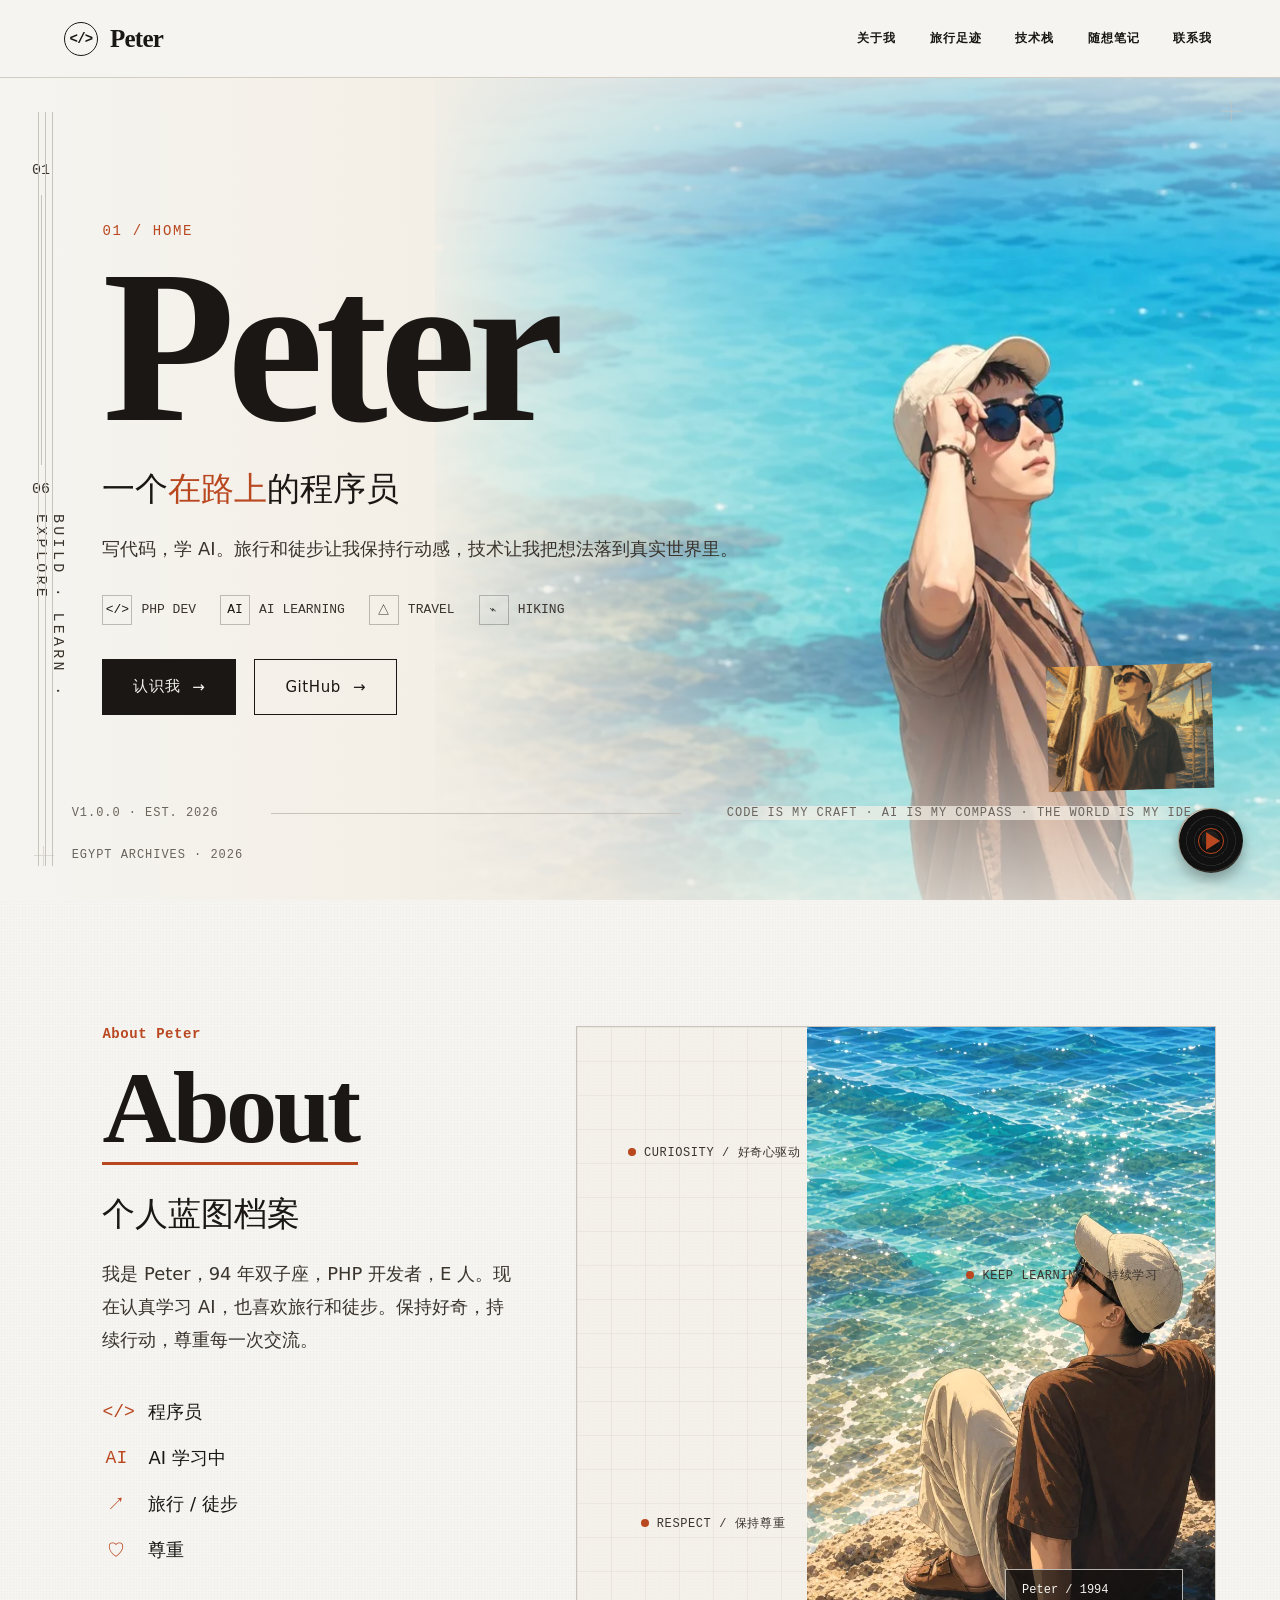
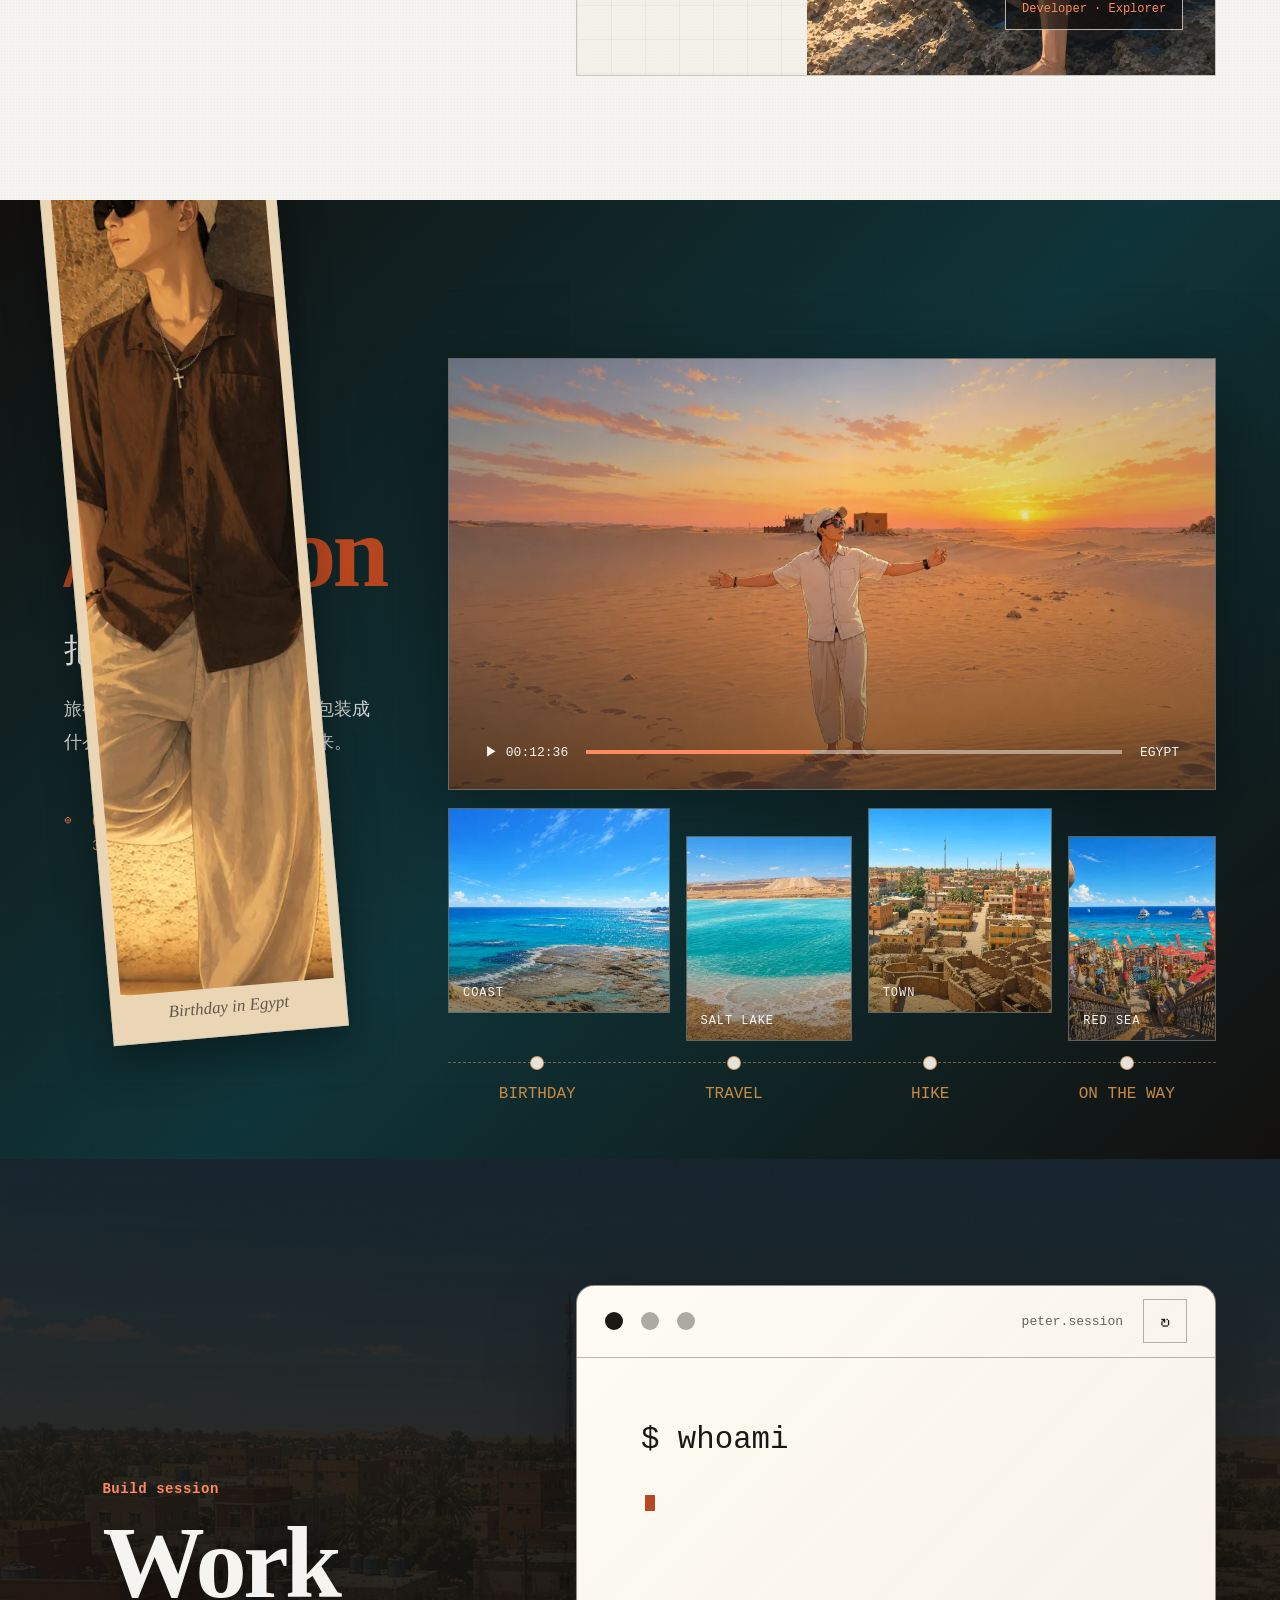
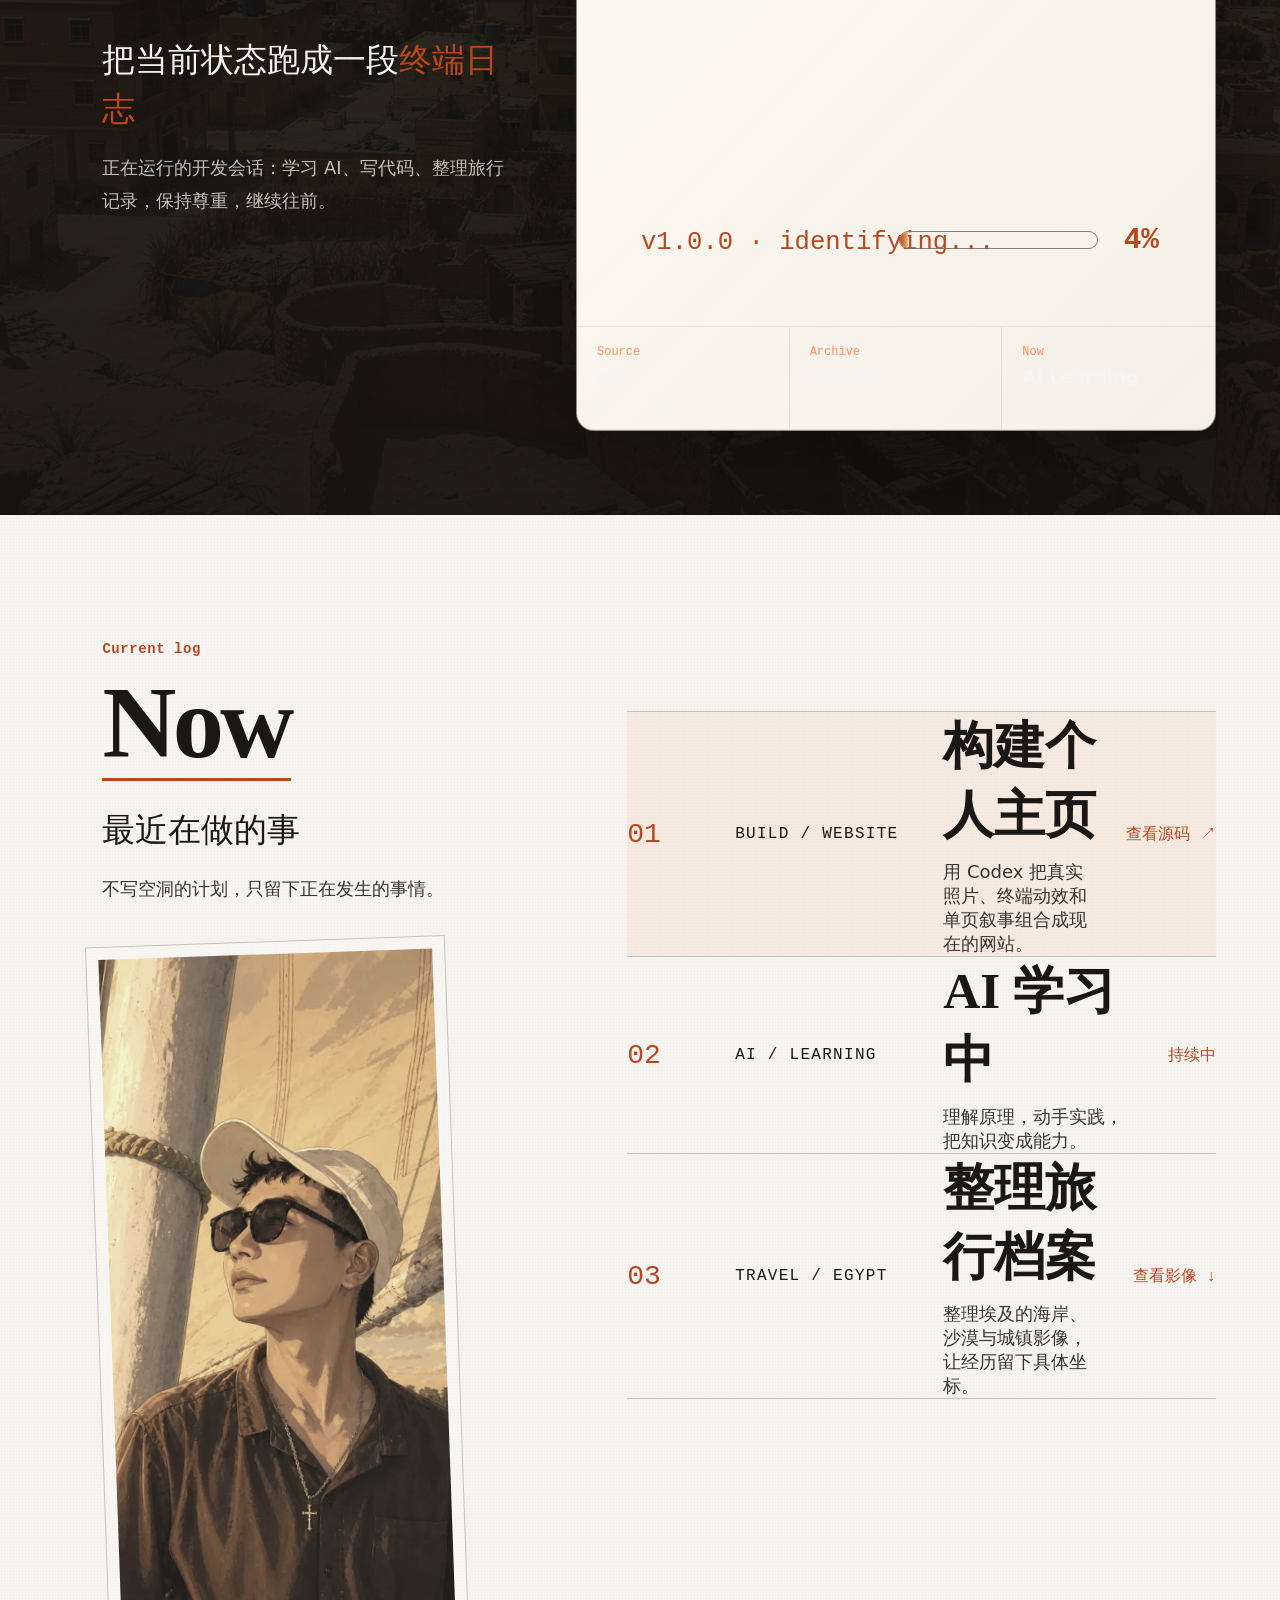
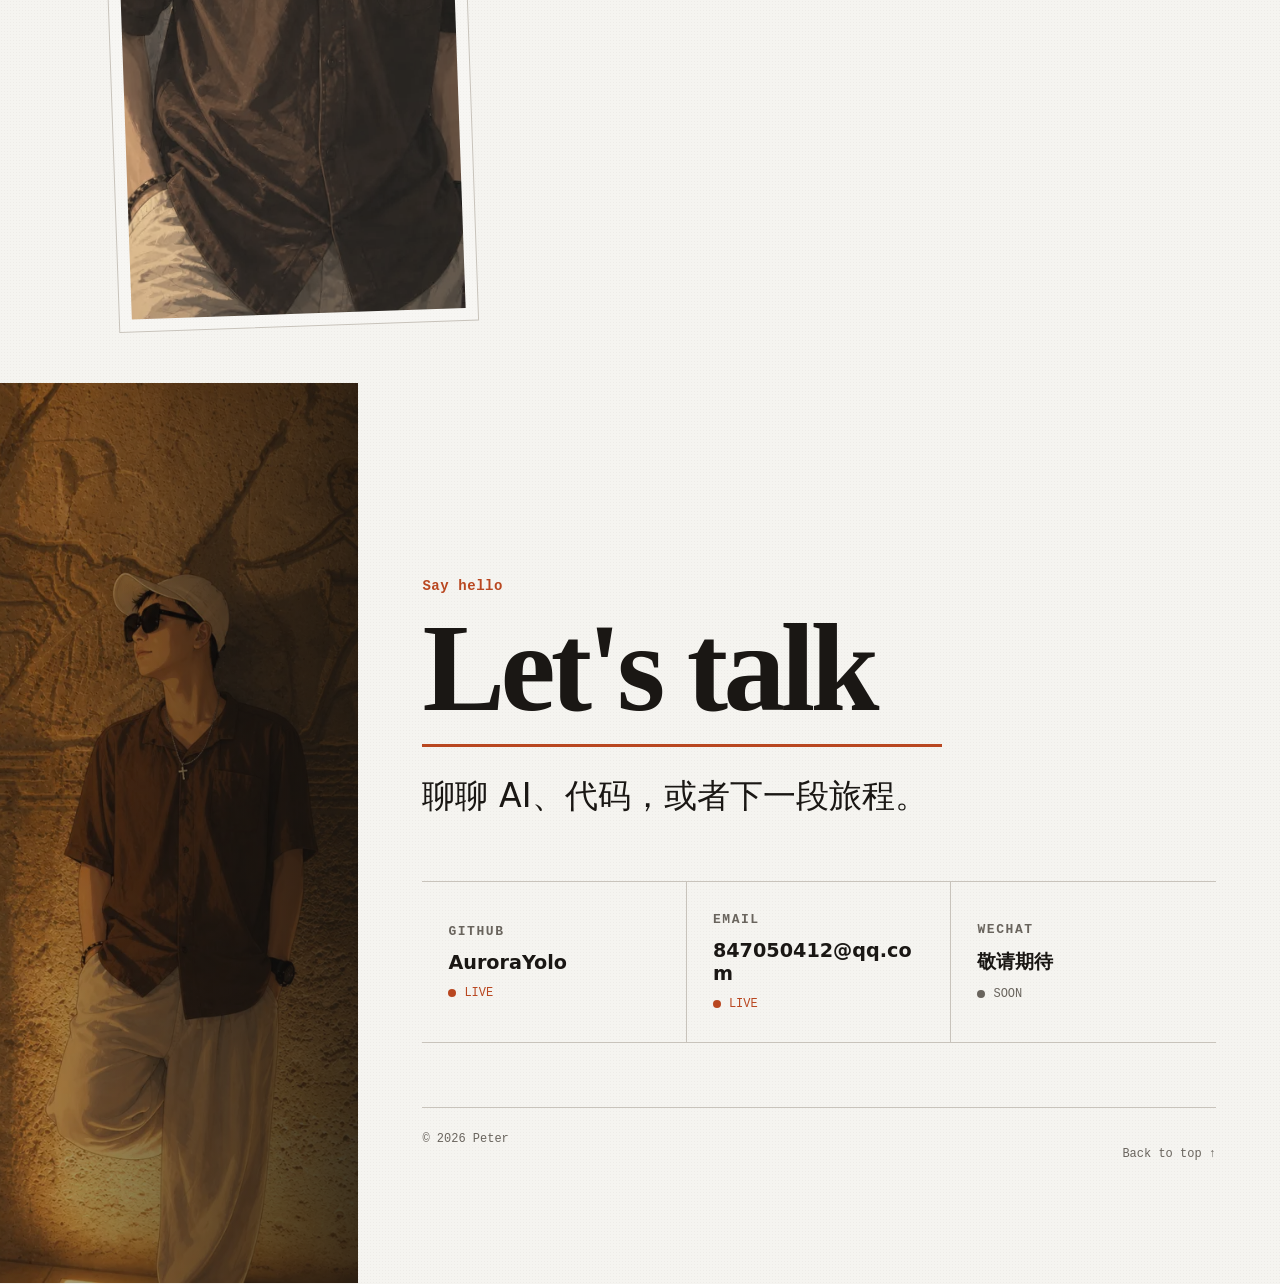
<file: index.html>
<!doctype html>
<html lang="zh-CN">
  <head>
    <meta charset="utf-8" />
    <meta name="viewport" content="width=device-width, initial-scale=1" />
    <title>Peter - 一个在路上的程序员</title>
    <meta name="description" content="Peter 的个人主页：PHP 开发者，正在学习 AI，也记录旅行与徒步。" />
    <meta name="theme-color" content="#f5f4f0" />
    <link rel="canonical" href="https://me.jayjay.cn/" />
    <meta property="og:type" content="website" />
    <meta property="og:title" content="Peter - 一个在路上的程序员" />
    <meta property="og:description" content="写代码，学 AI，也记录旅行与徒步。" />
    <meta property="og:url" content="https://me.jayjay.cn/" />
    <meta property="og:image" content="https://me.jayjay.cn/assets/travel/peter-blue-sea.jpg" />
    <meta name="twitter:card" content="summary_large_image" />
    <link rel="icon" href="data:image/svg+xml,%3Csvg xmlns='http://www.w3.org/2000/svg' viewBox='0 0 64 64'%3E%3Crect width='64' height='64' rx='14' fill='%2312100e'/%3E%3Ctext x='32' y='43' text-anchor='middle' font-family='Georgia' font-size='38' font-weight='700' fill='%23f5f4f0'%3EP%3C/text%3E%3C/svg%3E" />
    <link rel="stylesheet" href="styles.css?v=20260710a" />
    <script defer src="script.js?v=20260710a"></script>
    <script type="application/ld+json">
      {"@context":"https://schema.org","@type":"Person","name":"Peter","url":"https://me.jayjay.cn/","sameAs":["https://github.com/AuroraYolo"],"knowsAbout":["PHP","AI","Travel","Hiking"]}
    </script>
  </head>
  <body>
    <a class="skip-link" href="#main-content">跳到主要内容</a>
    <header class="site-nav">
      <a class="brand" href="#home"><span class="brand-mark">&lt;/&gt;</span>Peter</a>
      <nav class="nav-links" aria-label="主导航">
        <a href="#about">关于我</a>
        <a href="#life">旅行足迹</a>
        <a href="#work">技术栈</a>
        <a href="#notes">随想笔记</a>
        <a href="#contact">联系我</a>
      </nav>
    </header>

    <div class="rail" aria-hidden="true"><span></span><span></span><span></span></div>
    <i class="cross tr" aria-hidden="true"></i>
    <i class="cross bl" aria-hidden="true"></i>
    <i class="cross br" aria-hidden="true"></i>

    <aside class="music-player is-collapsed" data-music-player data-audio-src="assets/audio/chuxian-you-likai.mp3" aria-label="背景音乐播放器">
      <button class="music-disc" type="button" aria-label="播放背景音乐" data-music-toggle>
        <span></span>
      </button>
      <button class="music-minimize" type="button" aria-label="收起背景音乐播放器" title="收起播放器" data-music-minimize>−</button>
      <div class="music-panel">
        <div class="music-kicker"><i></i>MUSIC</div>
        <strong>出现又离开</strong>
        <small data-music-status>梁博 · 点击播放</small>
        <div class="music-progress" role="progressbar" aria-label="音乐播放进度" aria-valuemin="0" aria-valuemax="100" aria-valuenow="0" data-music-track>
          <i data-music-progress></i>
        </div>
        <div class="music-time"><time data-music-current>00:00</time><span>/</span><time data-music-duration>--:--</time></div>
      </div>
      <div class="music-bars" aria-hidden="true"><i></i><i></i><i></i><i></i></div>
      <div class="music-dust" aria-hidden="true">
        <span></span><span></span><span></span><span></span><span></span><span></span>
      </div>
    </aside>

    <main id="main-content" class="one-page">
      <section id="home" class="page hero" aria-label="Peter 主页">
        <div class="hero-copy" data-reveal>
          <p class="section-index">01 / HOME</p>
          <h1 class="display">Peter</h1>
          <p class="lead">一个<span class="accent">在路上</span>的程序员</p>
          <p class="copy">写代码，学 AI。旅行和徒步让我保持行动感，技术让我把想法落到真实世界里。</p>
          <div class="hero-meta icon-meta" aria-label="身份标签">
            <span><i>&lt;/&gt;</i>PHP Dev</span>
            <span><i>AI</i>AI Learning</span>
            <span><i>△</i>Travel</span>
            <span><i>⌁</i>Hiking</span>
          </div>
          <div class="btn-row">
            <a class="btn primary" href="#about">认识我 <span>→</span></a>
            <a class="btn" href="https://github.com/AuroraYolo" target="_blank" rel="noopener">GitHub <span>→</span></a>
          </div>
        </div>
        <figure class="hero-art is-particle-loading" data-reveal>
          <img src="assets/optimized/peter-blue-sea.webp" width="900" height="1690" fetchpriority="high" decoding="async" alt="Peter 在海边的旅行照片" />
        </figure>
        <figure class="hero-sketch" aria-hidden="true">
          <img src="assets/optimized/peter-egypt-sail-anime.webp" width="720" height="960" decoding="async" alt="" />
        </figure>
        <div class="hero-side" aria-hidden="true">
          <span>01</span>
          <i></i>
          <span>06</span>
          <b>BUILD · LEARN · EXPLORE</b>
        </div>
        <div class="hero-footer" aria-hidden="true">
          <span>V1.0.0 · EST. 2026</span>
          <span>CODE IS MY CRAFT · AI IS MY COMPASS · THE WORLD IS MY IDE</span>
          <span>EGYPT ARCHIVES · 2026</span>
        </div>
      </section>

      <section id="about" class="page blueprint" aria-label="关于 Peter">
        <div data-reveal>
          <p class="section-label">About Peter</p>
          <h2 class="title"><span class="title-line">About</span></h2>
          <p class="lead">个人蓝图档案</p>
          <p class="copy">我是 Peter，94 年双子座，PHP 开发者，E 人。现在认真学习 AI，也喜欢旅行和徒步。保持好奇，持续行动，尊重每一次交流。</p>
          <ul class="spec-list">
            <li><i>&lt;/&gt;</i>程序员</li>
            <li><i>AI</i>AI 学习中</li>
            <li><i>↗</i>旅行 / 徒步</li>
            <li><i>♡</i>尊重</li>
          </ul>
        </div>

        <div class="blueprint-board" aria-label="Peter 个人蓝图" data-reveal>
          <img src="assets/optimized/peter-seaside-sit.webp" width="800" height="1202" loading="lazy" decoding="async" alt="Peter 坐在海边看海" />
          <span class="callout c1">Curiosity / 好奇心驱动</span>
          <span class="callout c2">Keep learning / 持续学习</span>
          <span class="callout c3">Respect / 保持尊重</span>
          <p class="portrait-caption"><span>Peter / 1994</span><strong>Developer · Explorer</strong></p>
        </div>
      </section>

      <section id="life" class="page motion" aria-label="生活与旅行">
        <div class="motion-grid">
          <div data-reveal>
            <p class="rec">REC</p>
            <h2 class="title">Life<br /><span class="accent">/Motion</span></h2>
            <p class="lead">把生日过在埃及</p>
            <p class="copy">旅行、徒步、在路上。不是为了包装成什么人设，只是把真的经历留下来。</p>
            <div class="motion-coords" aria-label="旅行坐标">
              <span>CAIRO, EGYPT</span>
              <strong>30.0444° N, 31.2357° E</strong>
            </div>
            <figure class="memory-card">
              <img src="assets/optimized/peter-egypt-wall-anime.webp" width="800" height="1074" loading="lazy" decoding="async" alt="Peter 在埃及石壁前的日漫风格旅行照" />
              <figcaption>Birthday in Egypt</figcaption>
            </figure>
          </div>

          <div data-reveal>
            <figure class="travel-cinema">
              <img src="assets/optimized/peter-desert-sunset.webp" width="1200" height="676" loading="lazy" decoding="async" alt="Peter 在埃及沙漠日落中张开双臂" />
              <figcaption class="player">
                <span>▶ 00:12:36</span>
                <span class="track"><i></i></span>
                <span>EGYPT</span>
              </figcaption>
            </figure>
            <div class="travel-wall" aria-label="旅行影像墙">
              <figure><img src="assets/optimized/egypt-coast.webp" width="640" height="361" loading="lazy" decoding="async" alt="埃及蓝色海岸线" /><figcaption>Coast</figcaption></figure>
              <figure><img src="assets/optimized/salt-lake.webp" width="640" height="361" loading="lazy" decoding="async" alt="沙漠中的蓝色盐湖" /><figcaption>Salt Lake</figcaption></figure>
              <figure><img src="assets/optimized/egypt-town.webp" width="640" height="360" loading="lazy" decoding="async" alt="埃及城镇远景" /><figcaption>Town</figcaption></figure>
              <figure><img src="assets/optimized/sea-club.webp" width="640" height="640" loading="lazy" decoding="async" alt="红海边的热闹海滩" /><figcaption>Red Sea</figcaption></figure>
            </div>
            <div class="route" aria-label="旅行关键词">
              <span>Birthday</span>
              <span>Travel</span>
              <span>Hike</span>
              <span>On the way</span>
            </div>
          </div>
        </div>
      </section>

      <section id="work" class="page work-page" aria-label="终端状态展示">
        <div class="work-grid">
          <div data-reveal>
            <p class="section-label on-dark">Build session</p>
            <h2 class="title">Work</h2>
            <p class="lead">把当前状态跑成一段<span class="accent">终端日志</span></p>
            <p class="copy">正在运行的开发会话：学习 AI、写代码、整理旅行记录，保持尊重，继续往前。</p>
          </div>

          <div class="terminal" data-reveal>
            <div class="term-bar">
              <span class="window-dots" aria-hidden="true"><i></i><i></i><i></i></span>
              <span class="term-title">peter.session</span>
              <button class="terminal-replay" type="button" aria-label="重新运行终端" title="重新运行终端" data-terminal-replay>↻</button>
            </div>
            <div class="term-body">
              <div class="terminal-main">
                <div class="code-lines terminal-output" aria-label="终端命令日志" data-terminal-output></div>
                <div class="terminal-progress">
                  <span class="terminal-status" aria-live="polite" data-terminal-status>v1.0.0 · waiting...</span>
                  <div class="progress"><span><i role="progressbar" aria-label="终端构建进度" aria-valuemin="0" aria-valuemax="100" aria-valuenow="0" data-progress="100"></i></span><b>0%</b></div>
                </div>
              </div>
            </div>
            <div class="build-evidence" aria-label="真实技术内容">
              <a href="https://github.com/AuroraYolo/me" target="_blank" rel="noopener"><span>Source</span><strong>me</strong><em>HTML · CSS · JS ↗</em></a>
              <a href="https://github.com/AuroraYolo?tab=repositories" target="_blank" rel="noopener"><span>Archive</span><strong>GitHub</strong><em>PHP · Docker · Swoole ↗</em></a>
              <div><span>Now</span><strong>AI Learning</strong><em>持续学习与实践</em></div>
            </div>
          </div>
        </div>
      </section>

      <section id="notes" class="page notes-grid" aria-label="想法记录">
        <div data-reveal>
          <p class="section-label">Current log</p>
          <h2 class="title"><span class="title-line">Now</span></h2>
          <p class="lead">最近在做的事</p>
          <p class="copy">不写空洞的计划，只留下正在发生的事情。</p>
          <figure class="note-photo">
            <img src="assets/optimized/peter-egypt-sail-anime.webp" width="720" height="960" loading="lazy" decoding="async" alt="Peter 在埃及帆船上的日漫风格旅行照" />
          </figure>
        </div>

        <div class="notes-list" data-reveal>
          <article class="note-row">
            <span class="note-no">01</span>
            <span class="note-type">Build / Website</span>
            <div>
              <h3>构建个人主页</h3>
              <p>用 Codex 把真实照片、终端动效和单页叙事组合成现在的网站。</p>
            </div>
            <a class="note-link" href="https://github.com/AuroraYolo/me" target="_blank" rel="noopener">查看源码 ↗</a>
          </article>
          <article class="note-row">
            <span class="note-no">02</span>
            <span class="note-type">AI / Learning</span>
            <div>
              <h3>AI 学习中</h3>
              <p>理解原理，动手实践，把知识变成能力。</p>
            </div>
            <span class="note-link">持续中</span>
          </article>
          <article class="note-row">
            <span class="note-no">03</span>
            <span class="note-type">Travel / Egypt</span>
            <div>
              <h3>整理旅行档案</h3>
              <p>整理埃及的海岸、沙漠与城镇影像，让经历留下具体坐标。</p>
            </div>
            <a class="note-link" href="#life">查看影像 ↓</a>
          </article>
        </div>
      </section>

      <section id="contact" class="contact-page" aria-label="联系 Peter">
        <figure class="contact-portrait" data-reveal>
          <img src="assets/optimized/peter-egypt-wall-anime.webp" width="800" height="1074" loading="lazy" decoding="async" alt="Peter 埃及石壁日漫风格人物图" />
        </figure>
        <div class="contact-main" data-reveal>
          <p class="section-label">Say hello</p>
          <h2 class="contact-title">Let's talk</h2>
          <p class="lead">聊聊 AI、代码，或者下一段旅程。</p>

          <div class="signal-grid" aria-label="联系方式">
            <a class="signal-card" href="https://github.com/AuroraYolo" target="_blank" rel="noopener">
              <b>GITHUB</b>
              <strong>AuroraYolo</strong>
              <span class="live">LIVE</span>
            </a>
            <a class="signal-card" href="mailto:847050412@qq.com">
              <b>EMAIL</b>
              <strong>847050412@qq.com</strong>
              <span class="live">LIVE</span>
            </a>
            <div class="signal-card" aria-label="微信联系方式即将开放">
              <b>WECHAT</b>
              <strong>敬请期待</strong>
              <span class="soon">SOON</span>
            </div>
          </div>

          <footer class="footer">
            <span>© 2026 Peter</span>
            <a href="#home">Back to top ↑</a>
          </footer>
        </div>
      </section>
    </main>
  </body>
</html>
</file>
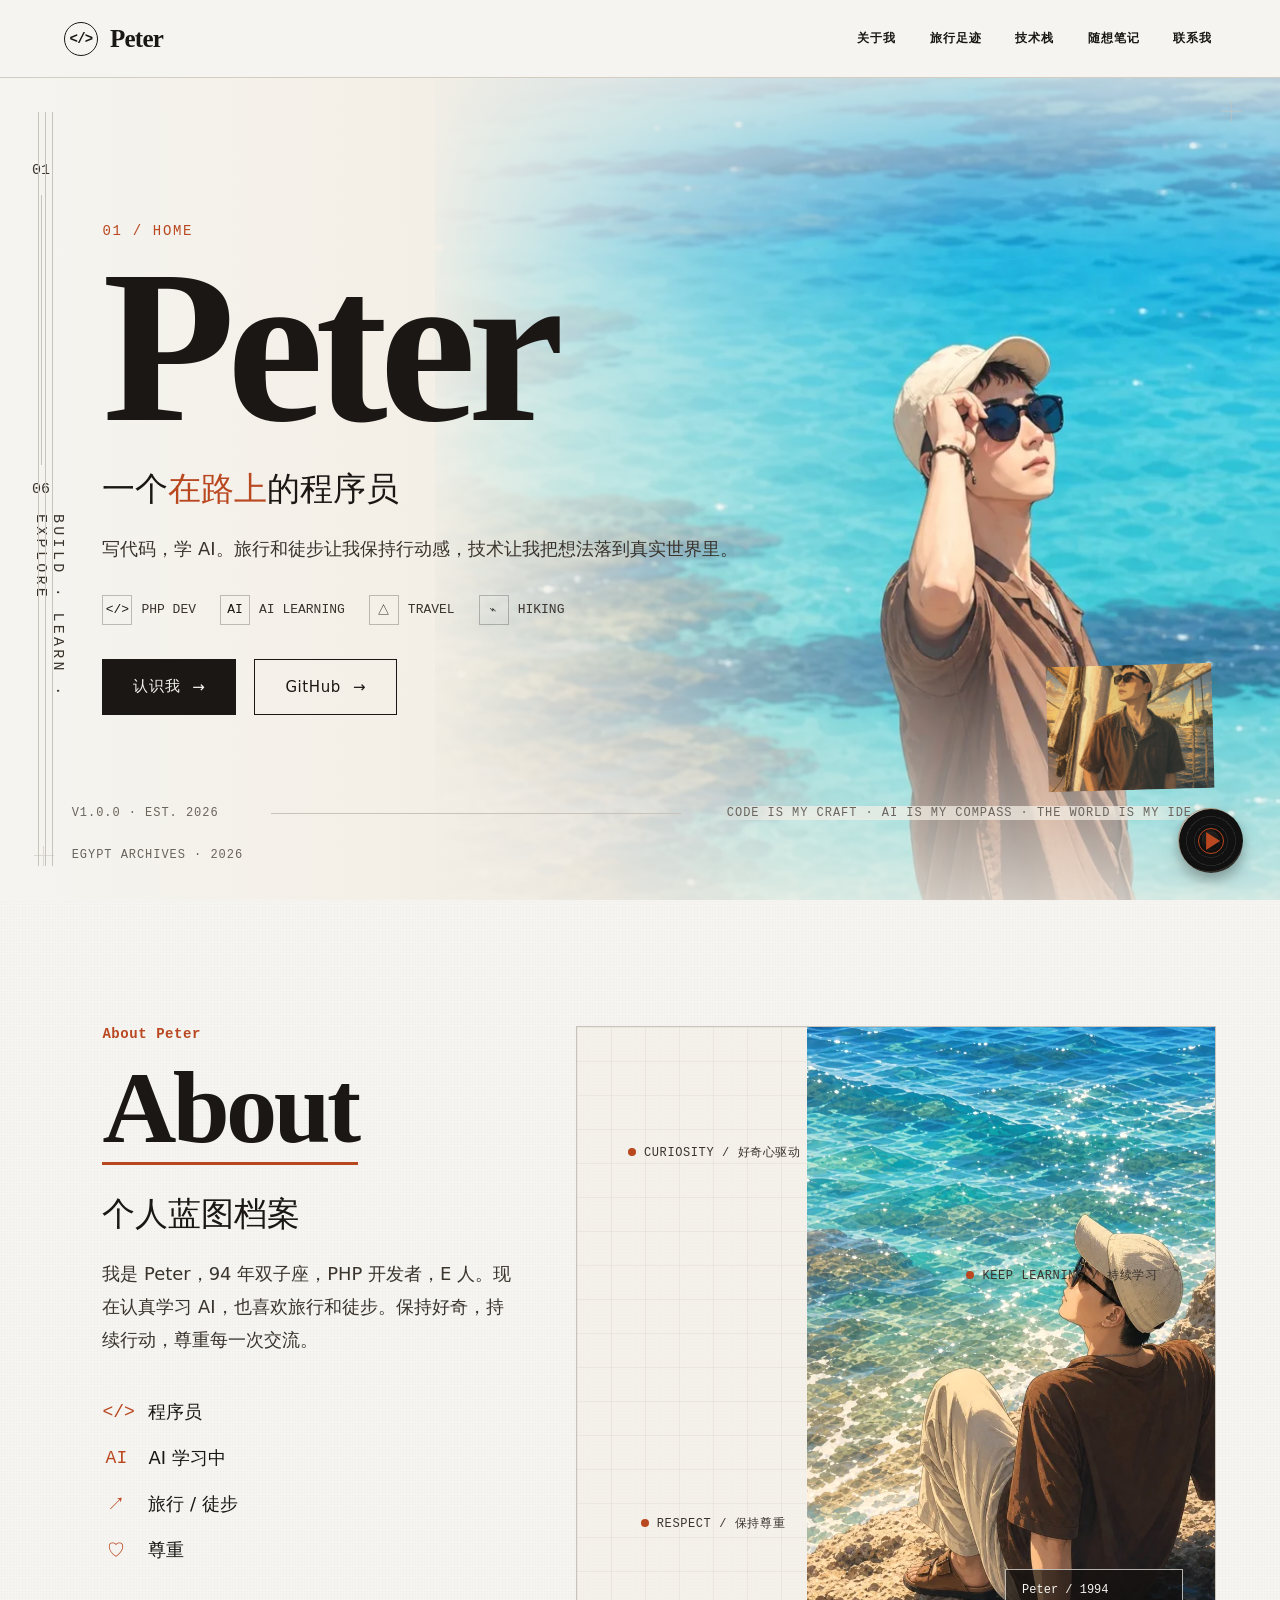
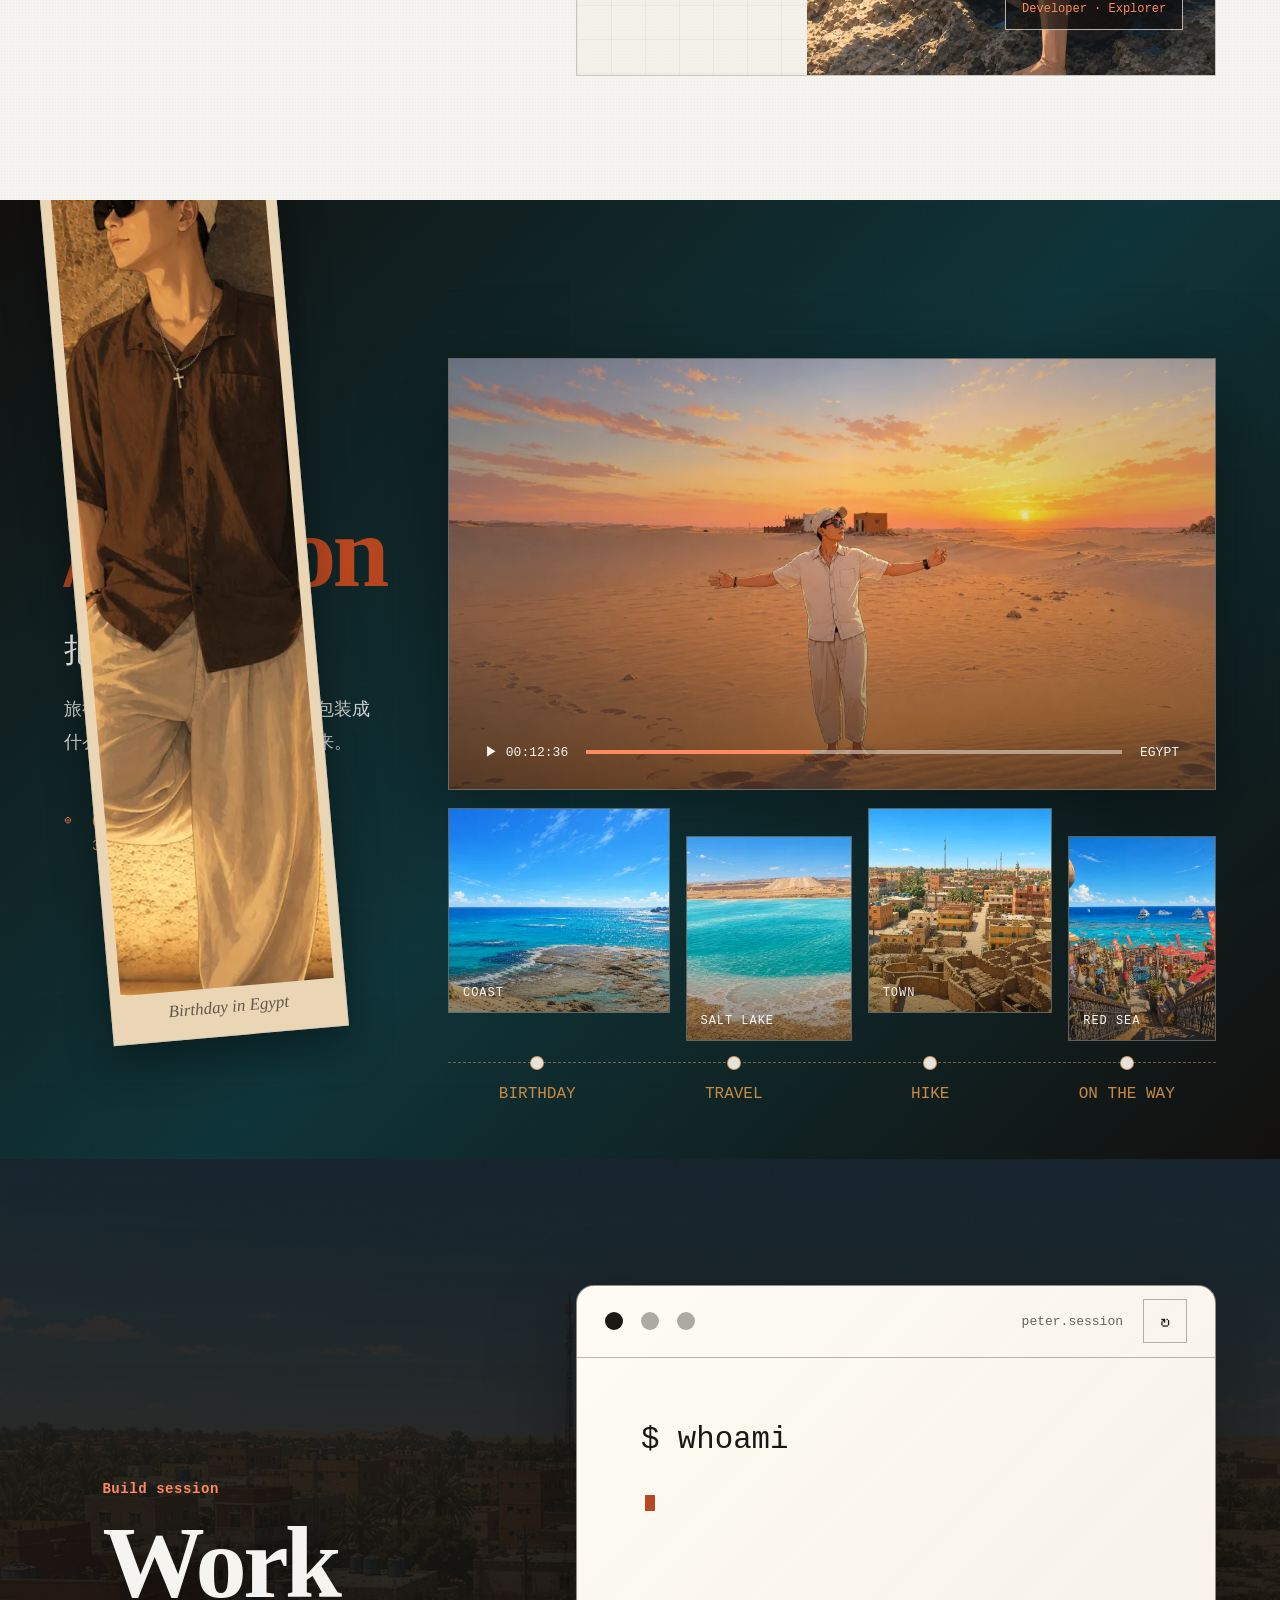
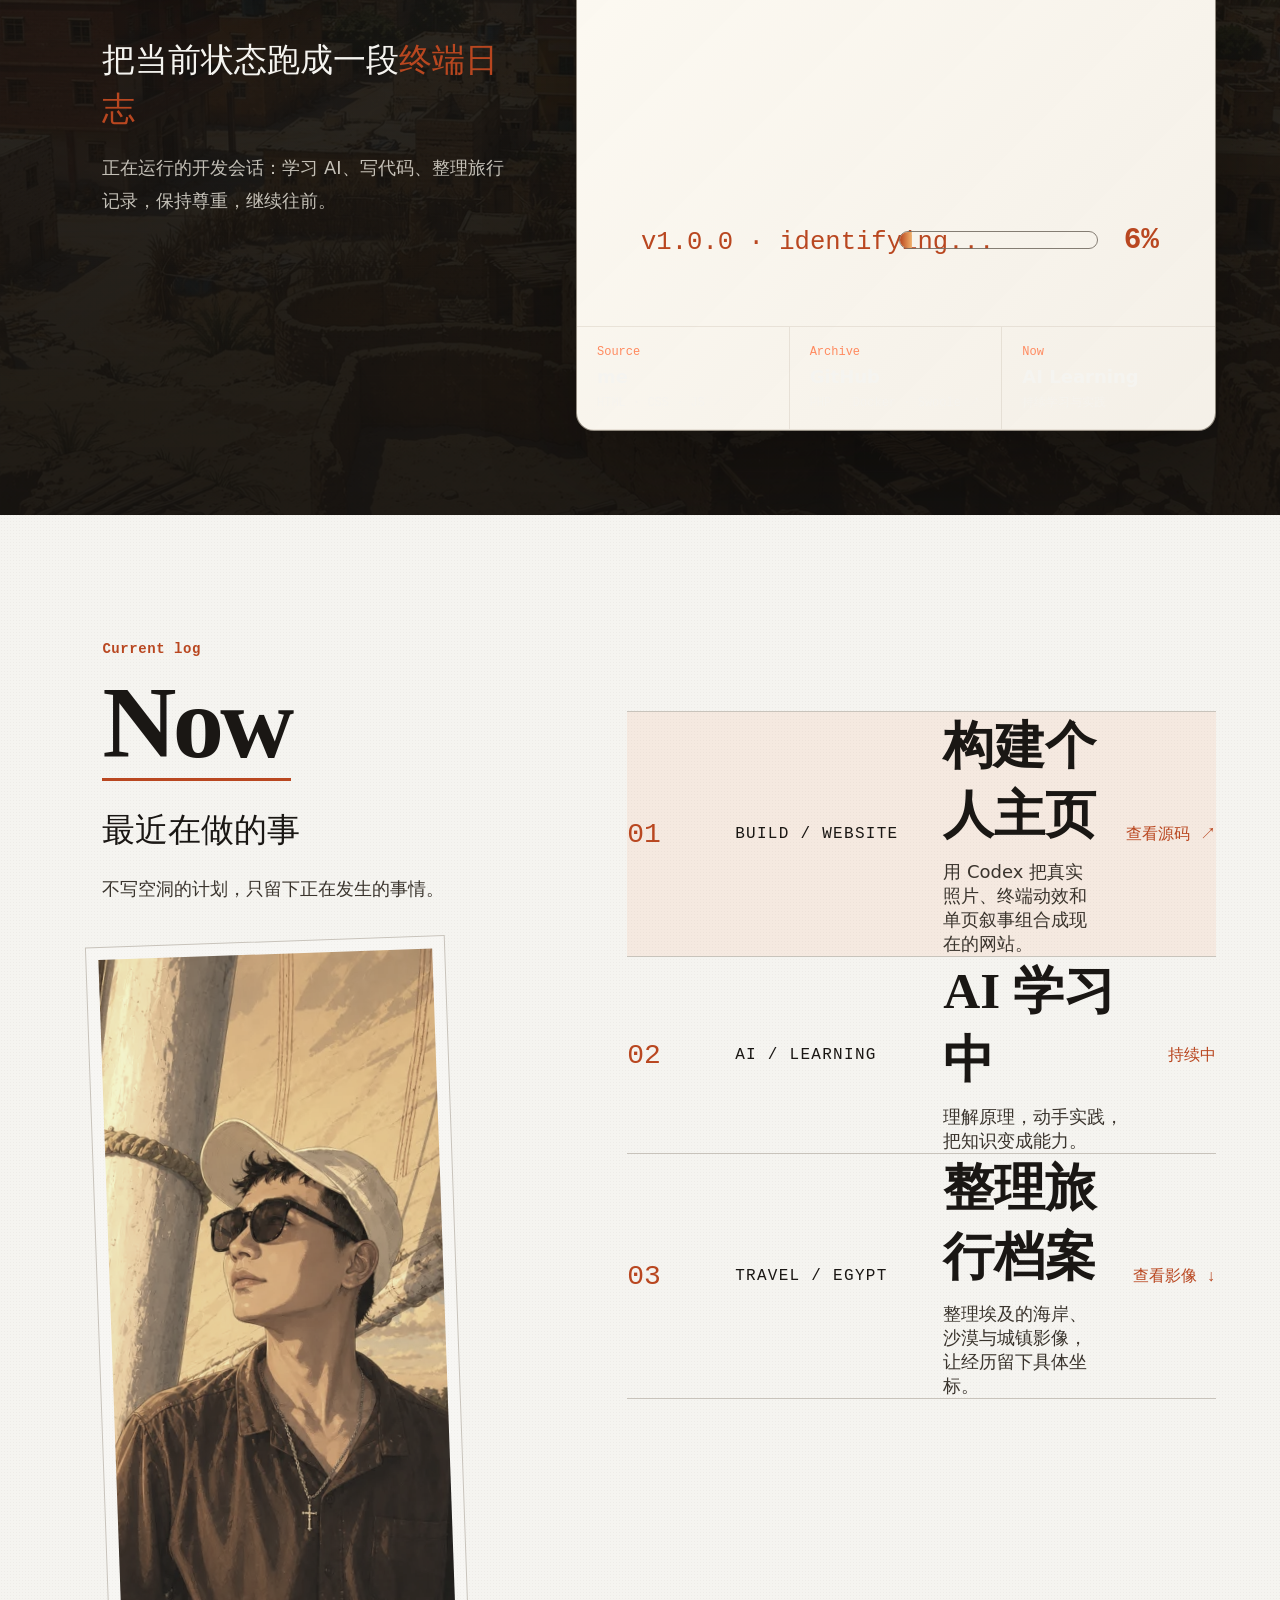
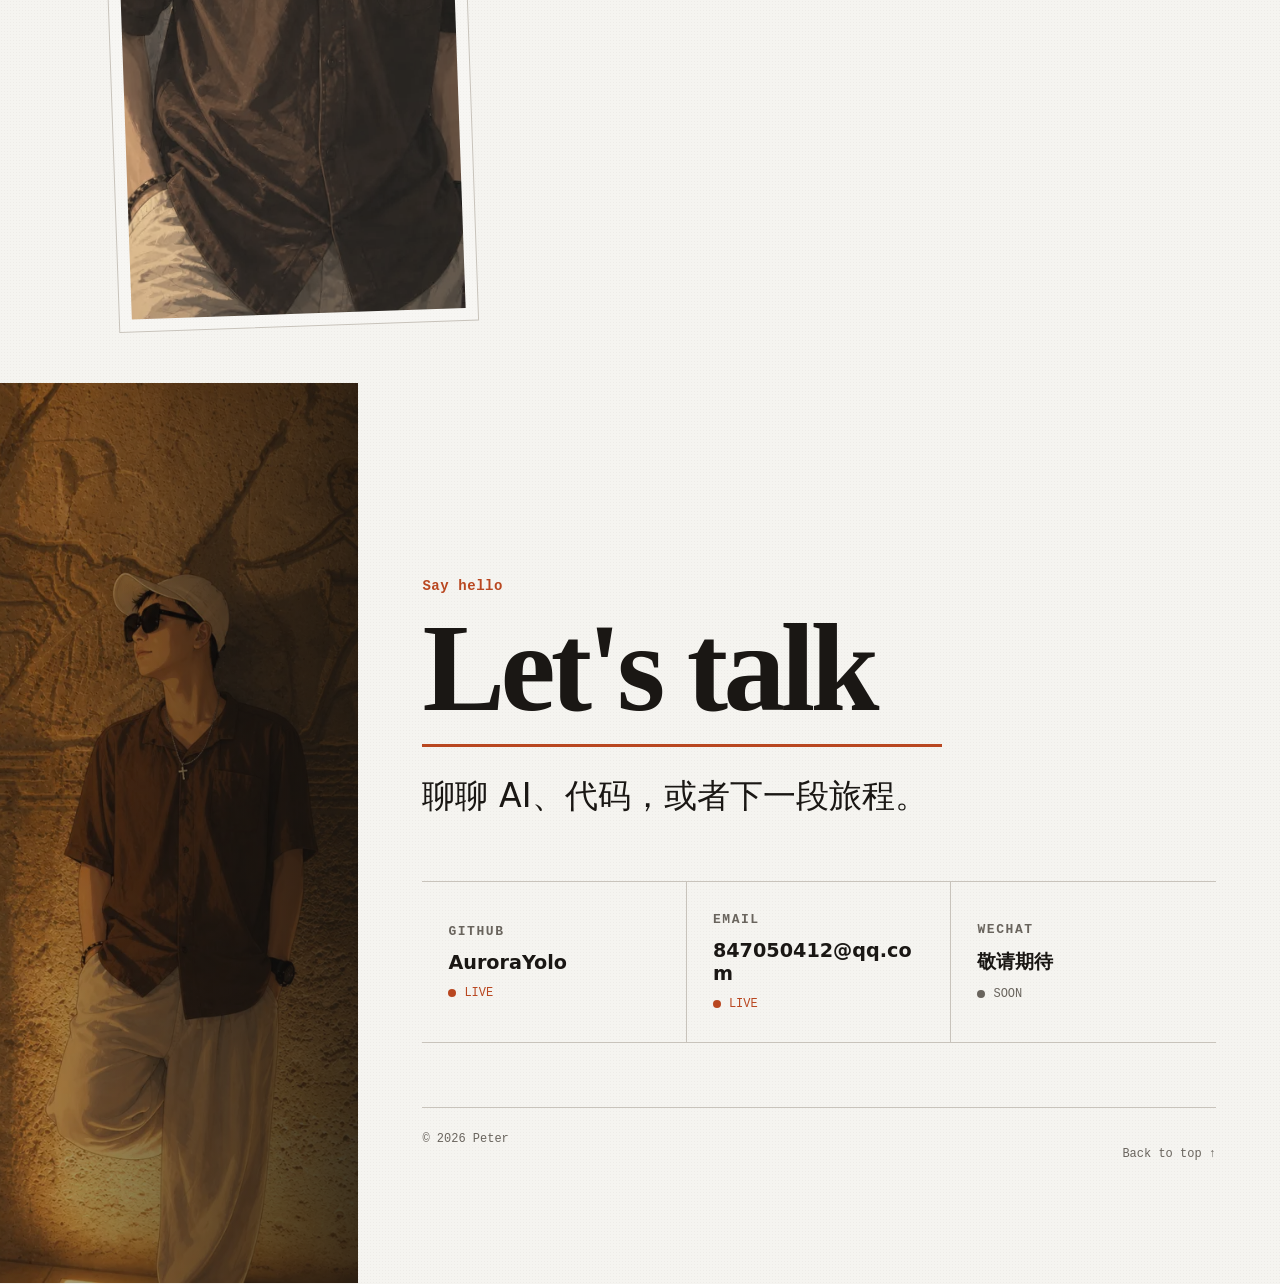
<file: about.html>
<!doctype html>
<html lang="zh-CN">
  <head>
    <meta charset="utf-8" />
    <meta name="viewport" content="width=device-width, initial-scale=1" />
    <title>About - Peter</title>
    <meta http-equiv="refresh" content="0; url=index.html#about" />
    <link rel="canonical" href="index.html#about" />
  </head>
  <body>
    <script>location.replace("index.html#about");</script>
    <a href="index.html#about">前往 About</a>
  </body>
</html>
</file>
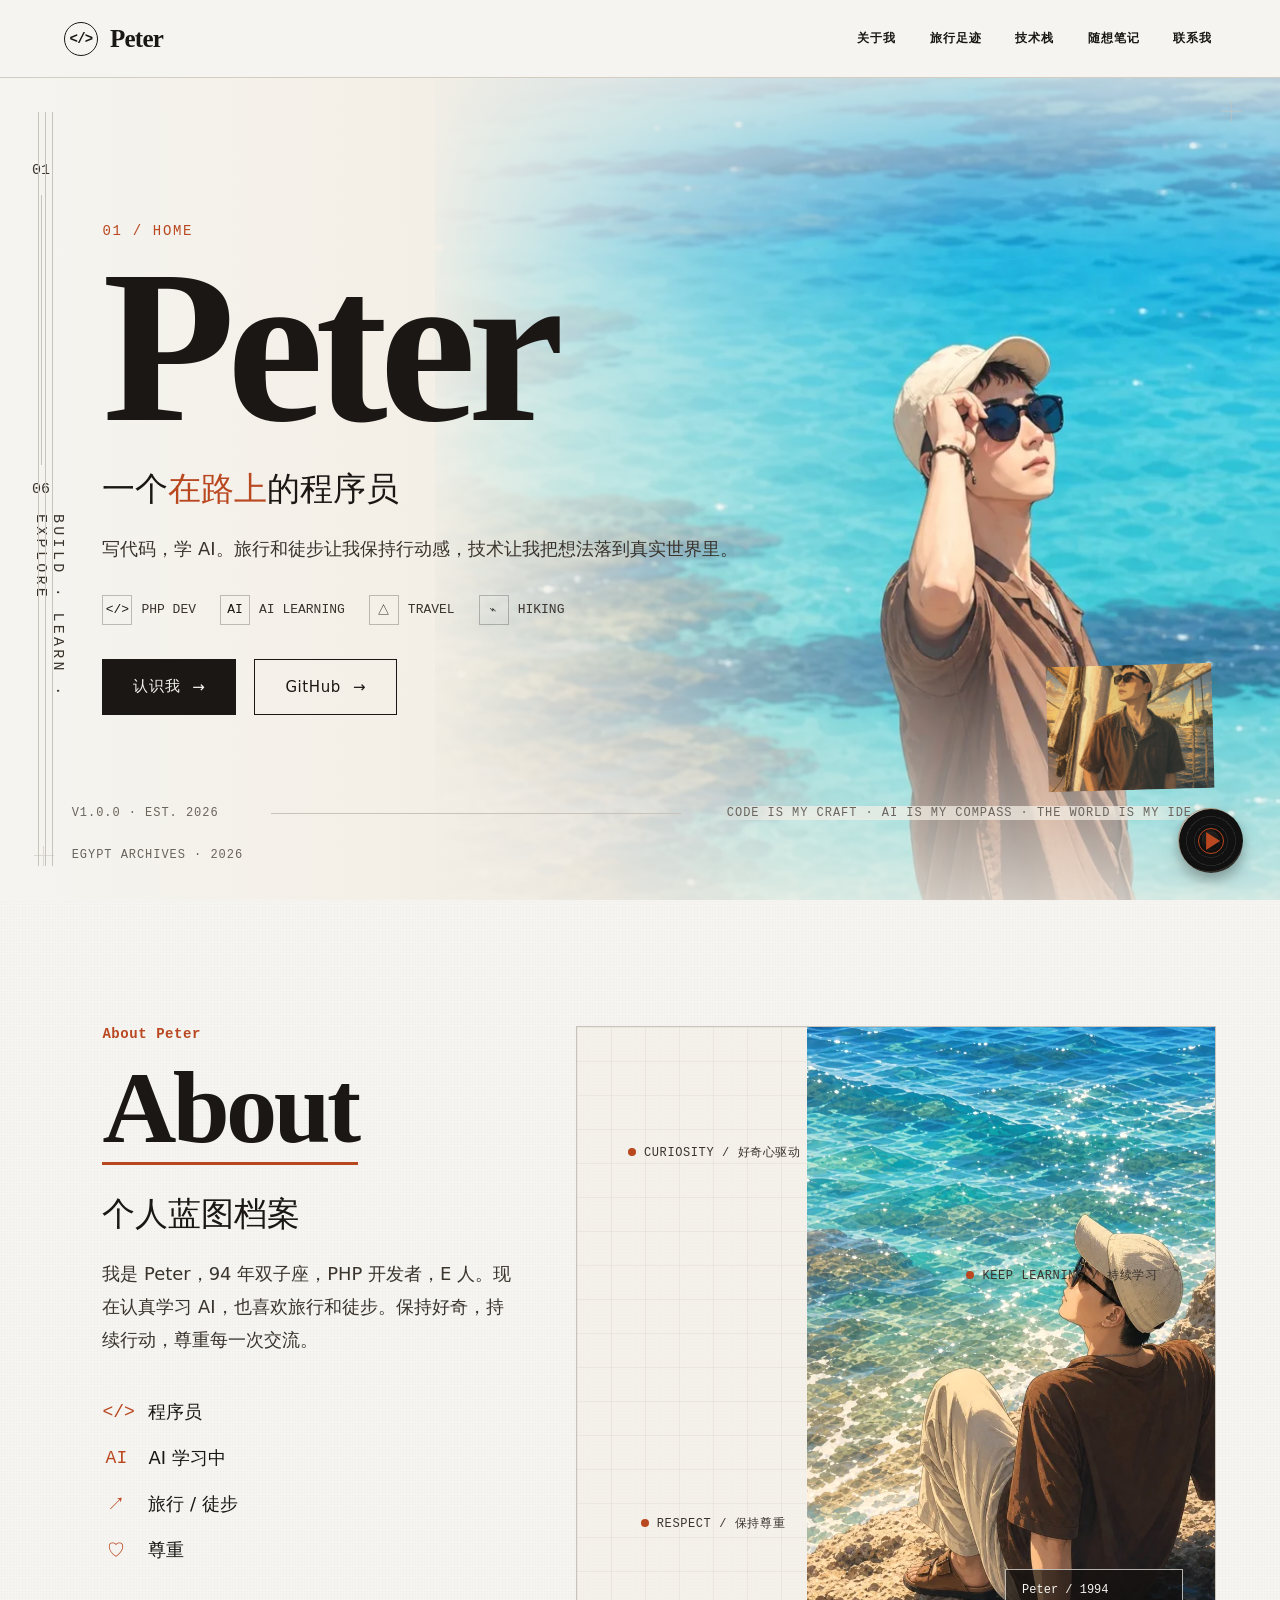
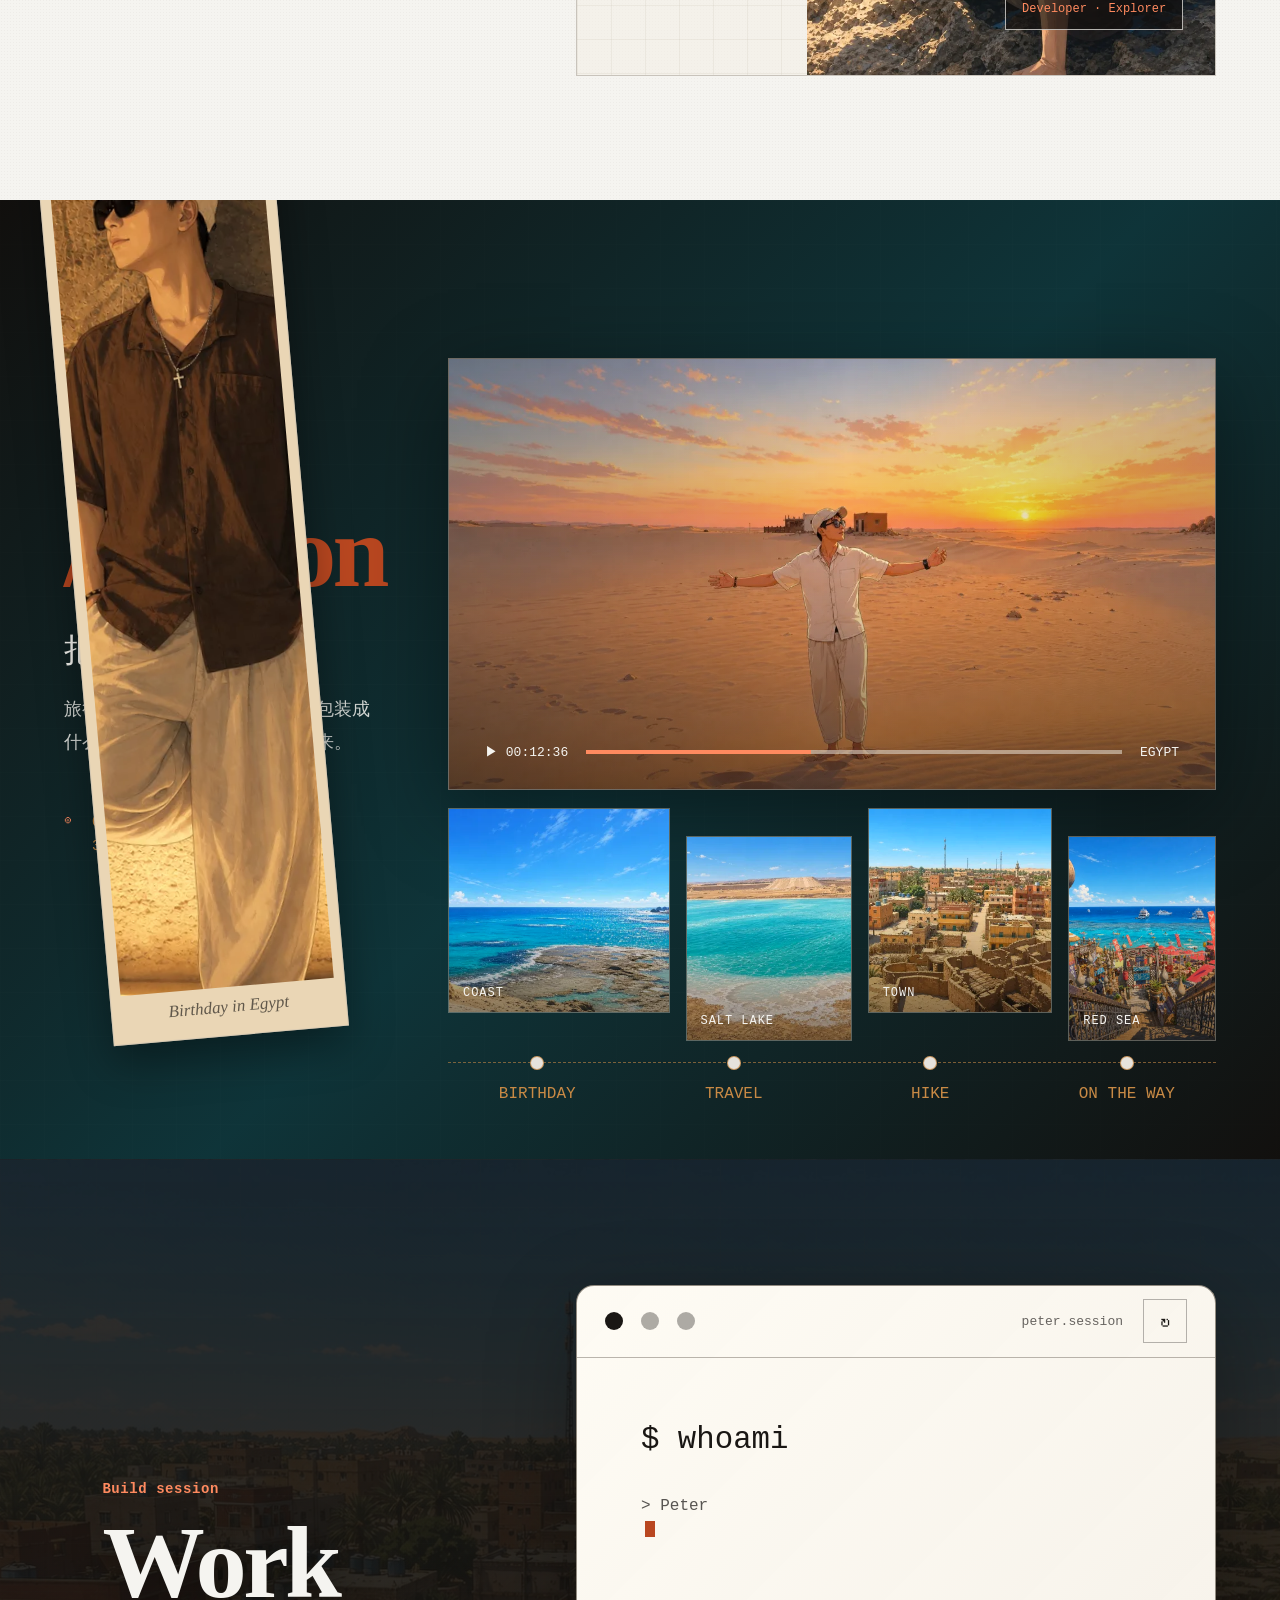
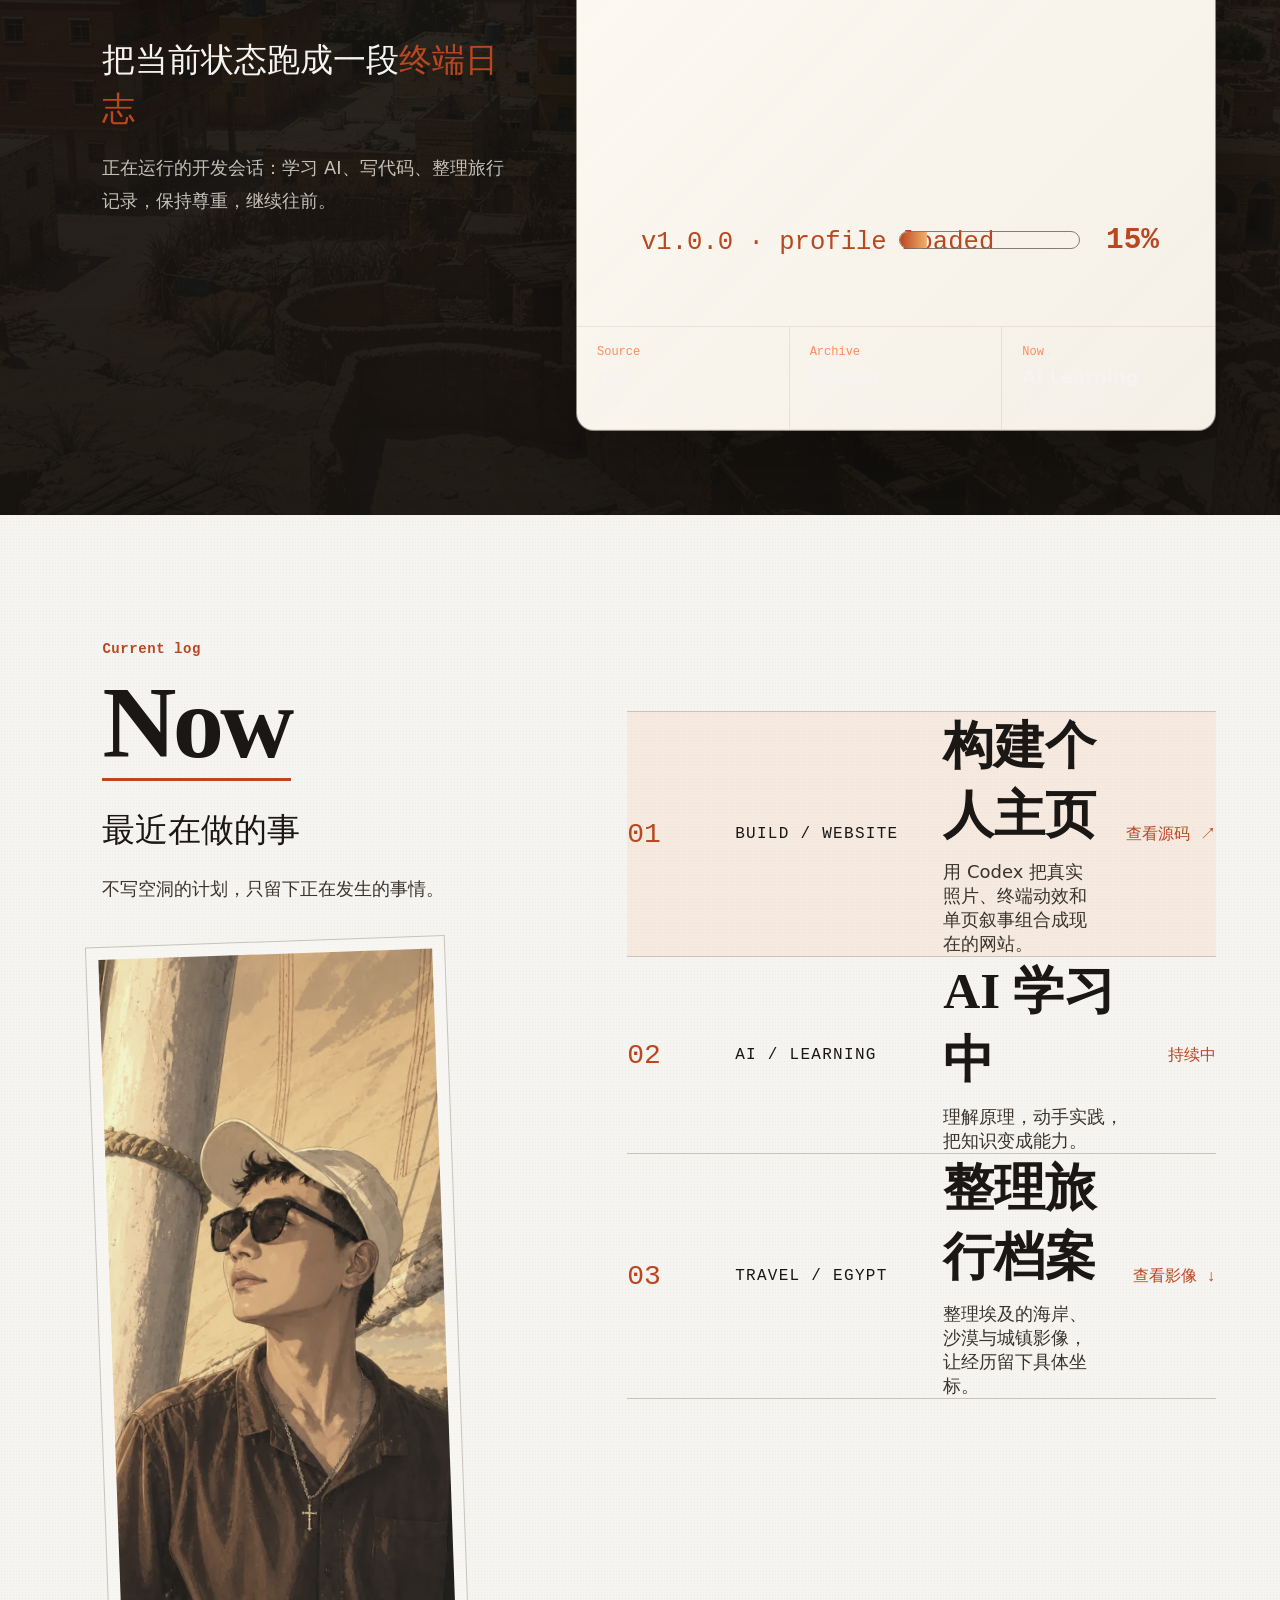
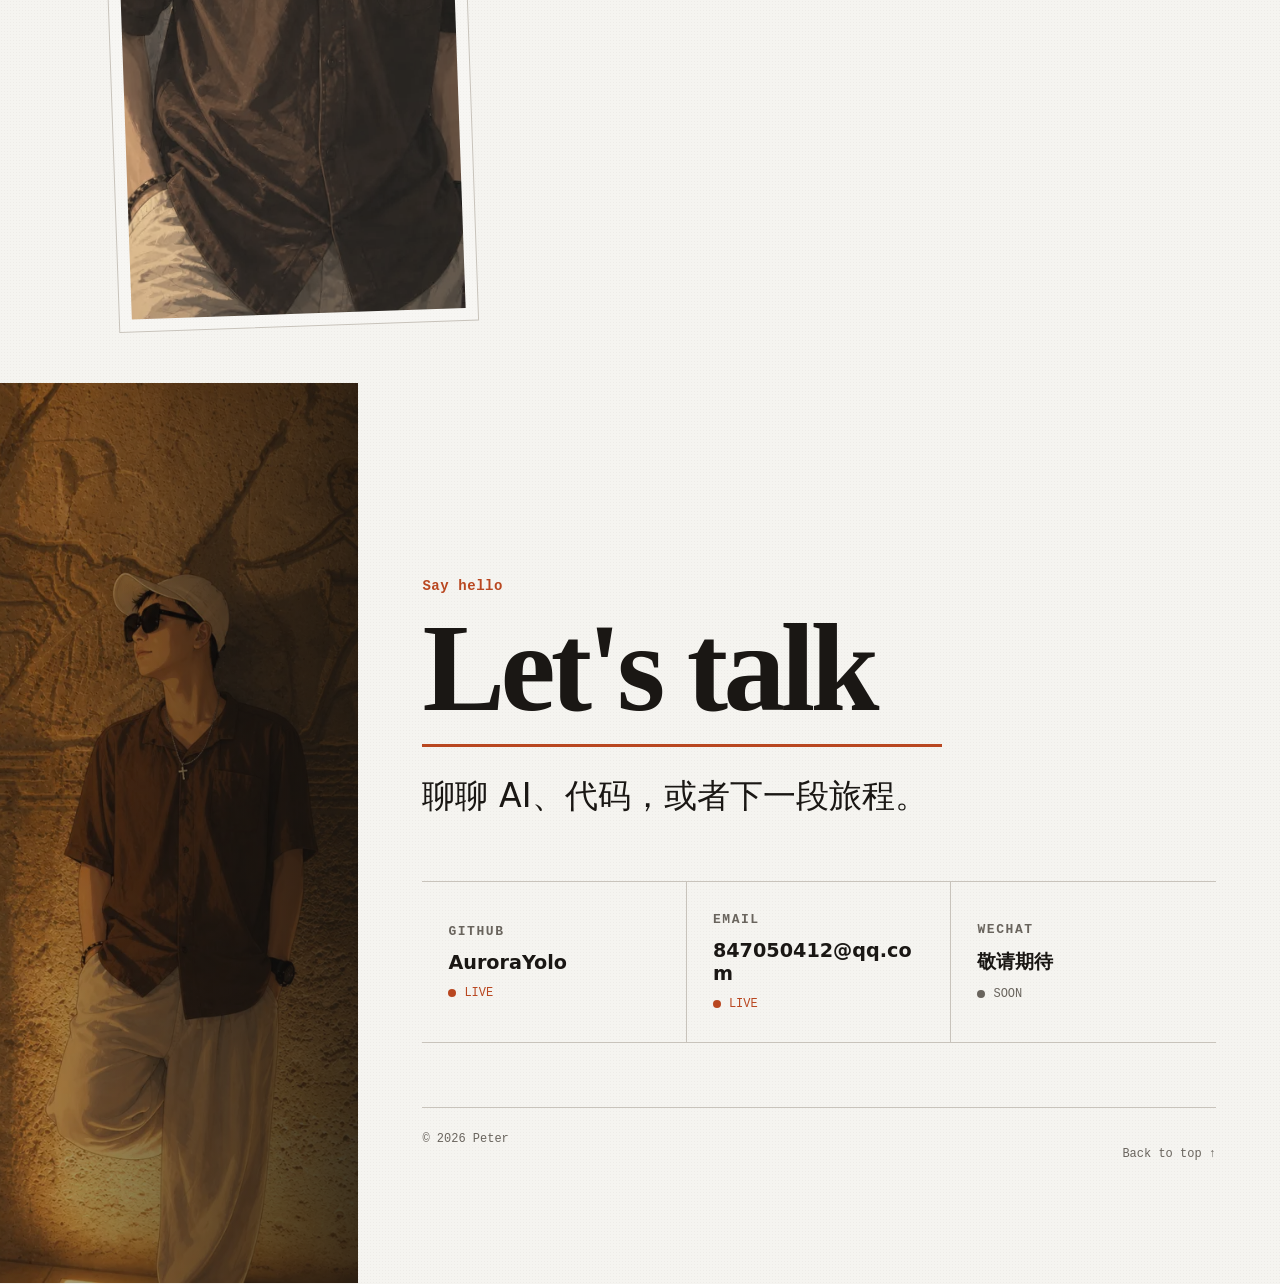
<file: contact.html>
<!doctype html>
<html lang="zh-CN">
  <head>
    <meta charset="utf-8" />
    <meta name="viewport" content="width=device-width, initial-scale=1" />
    <title>Contact - Peter</title>
    <meta http-equiv="refresh" content="0; url=index.html#contact" />
    <link rel="canonical" href="index.html#contact" />
  </head>
  <body>
    <script>location.replace("index.html#contact");</script>
    <a href="index.html#contact">前往 Contact</a>
  </body>
</html>
</file>
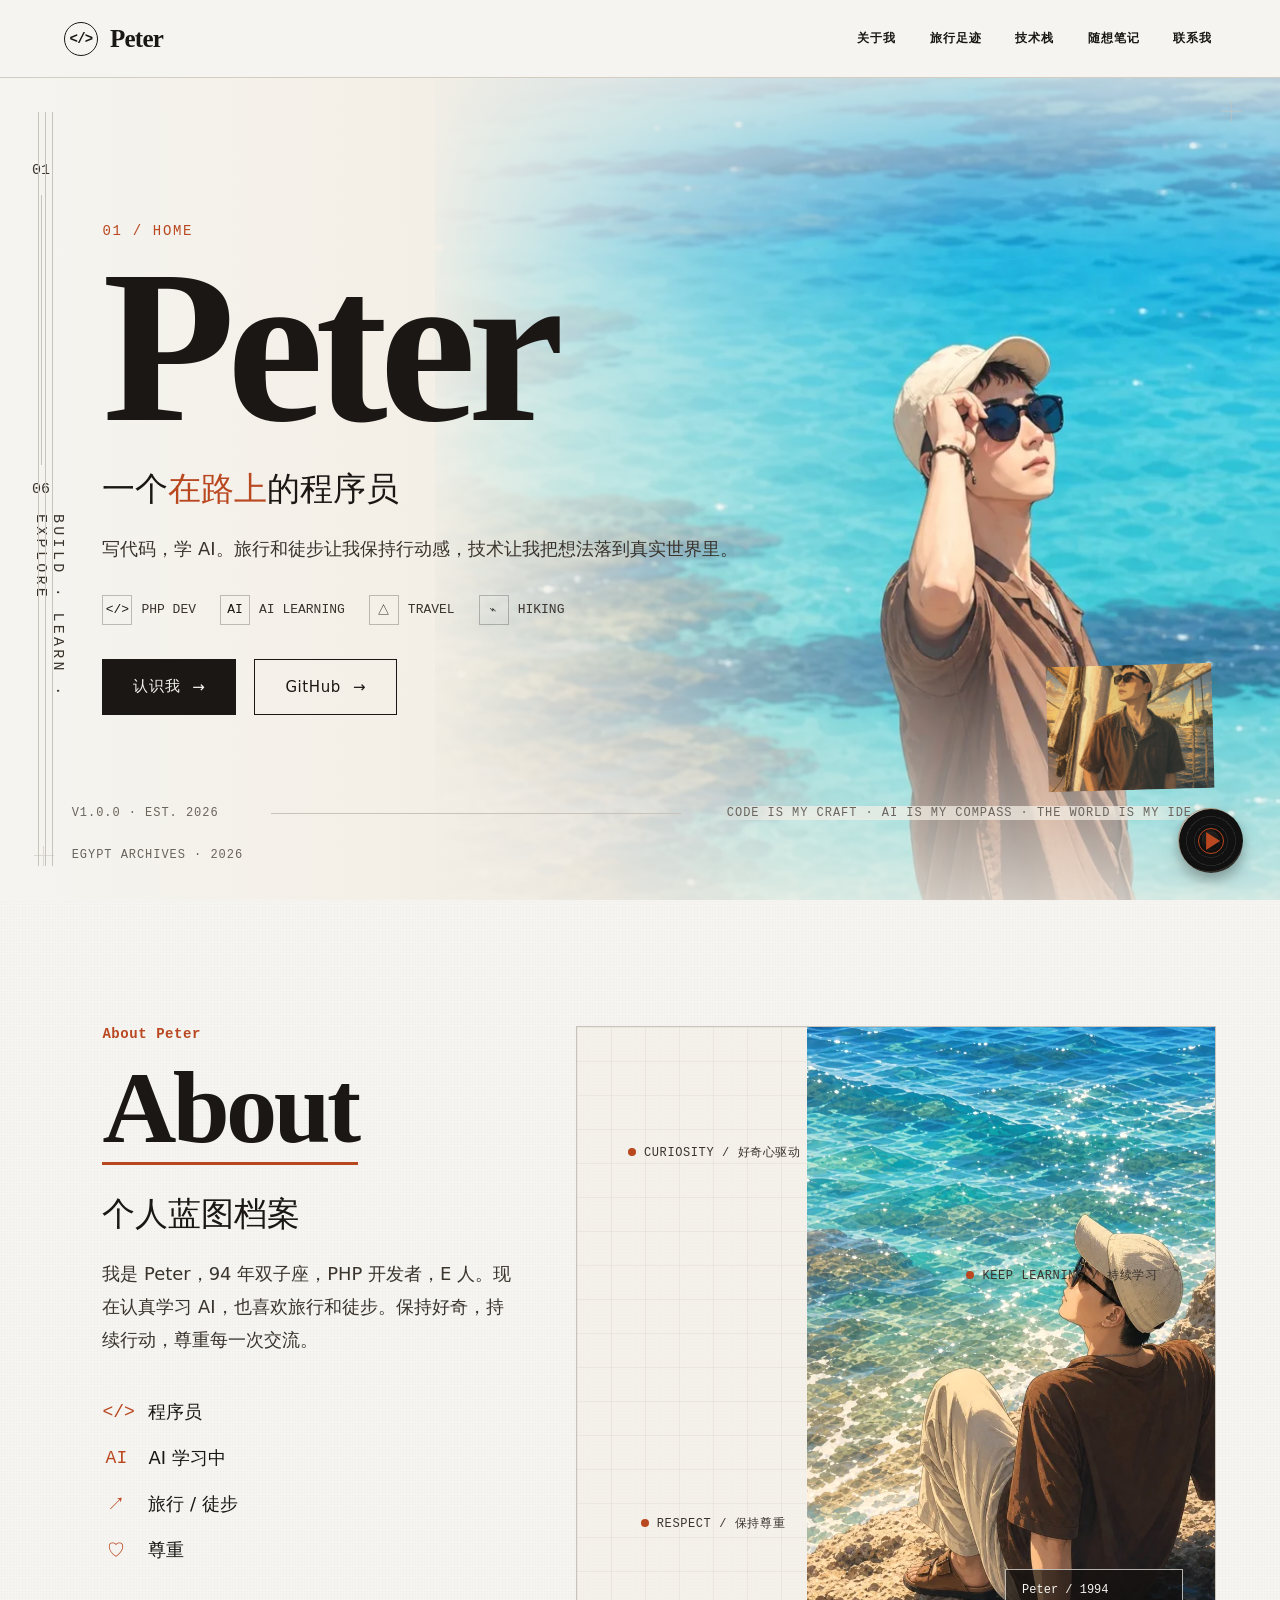
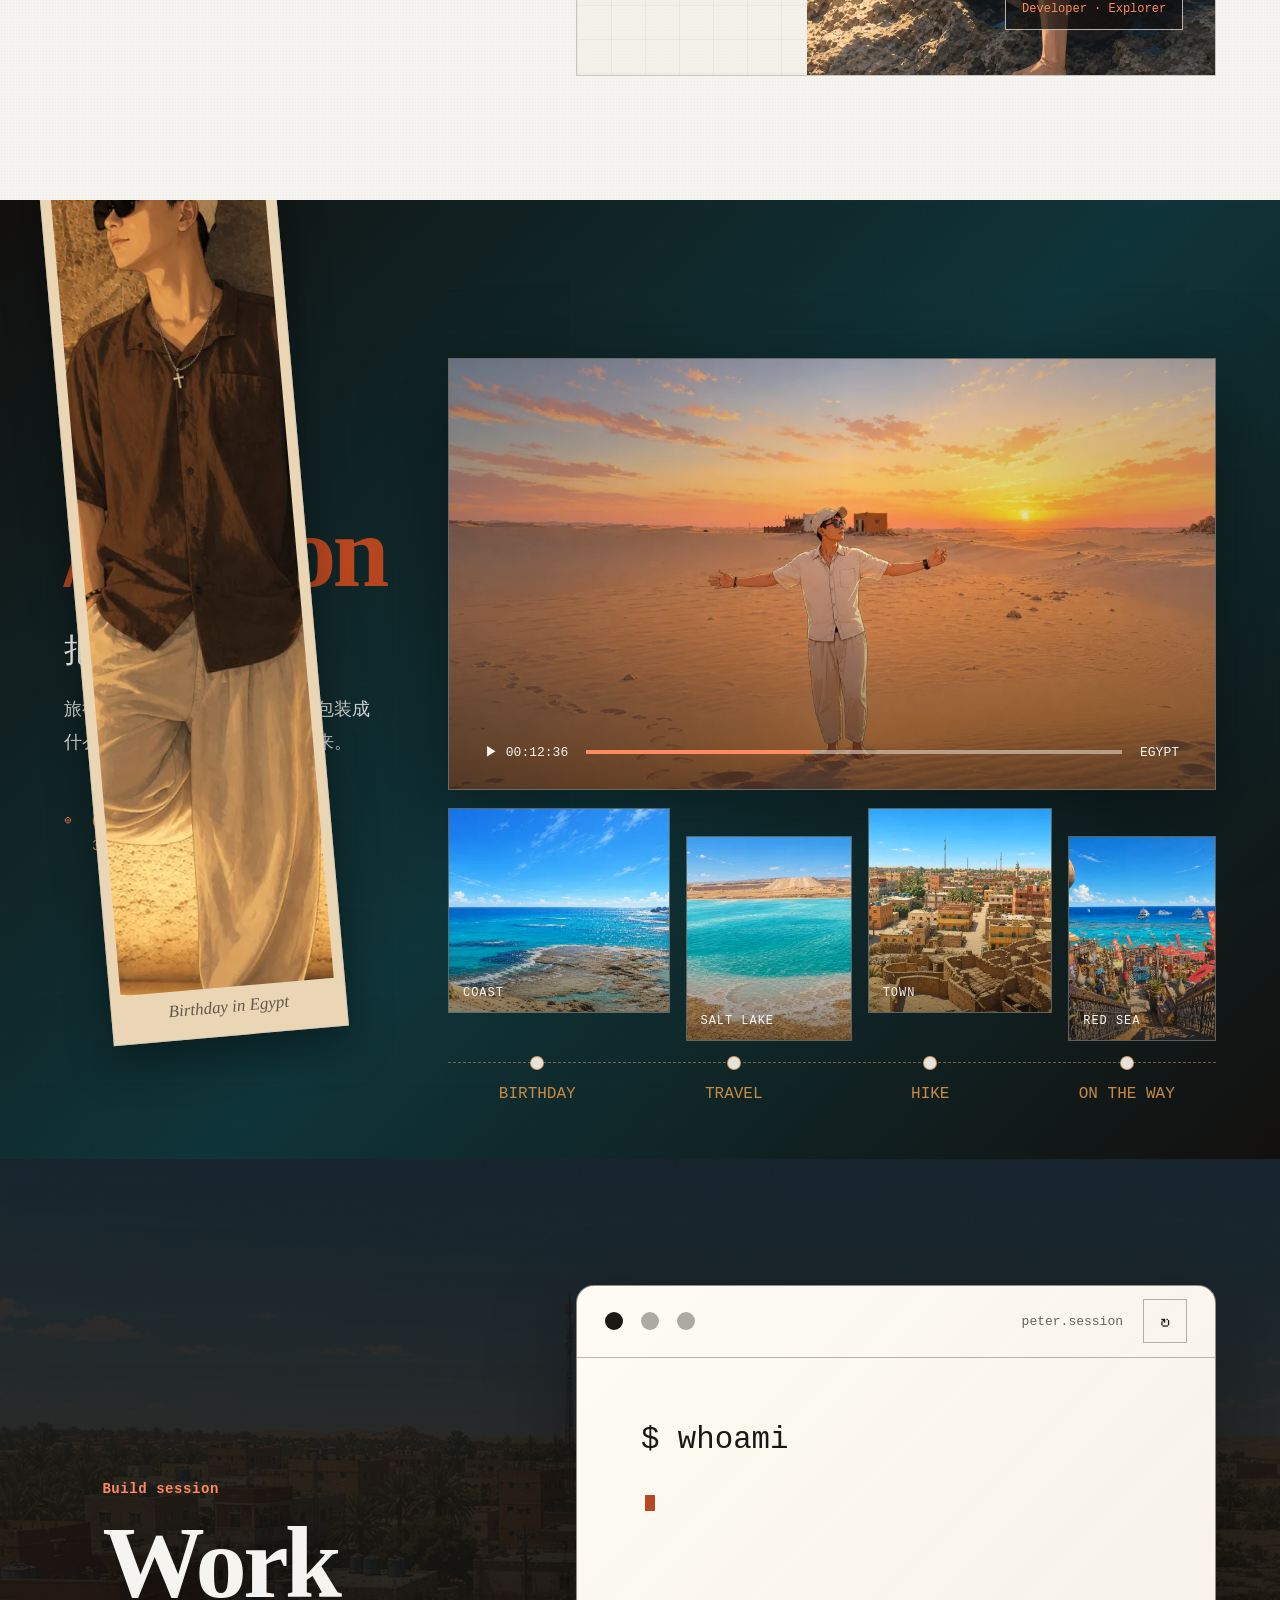
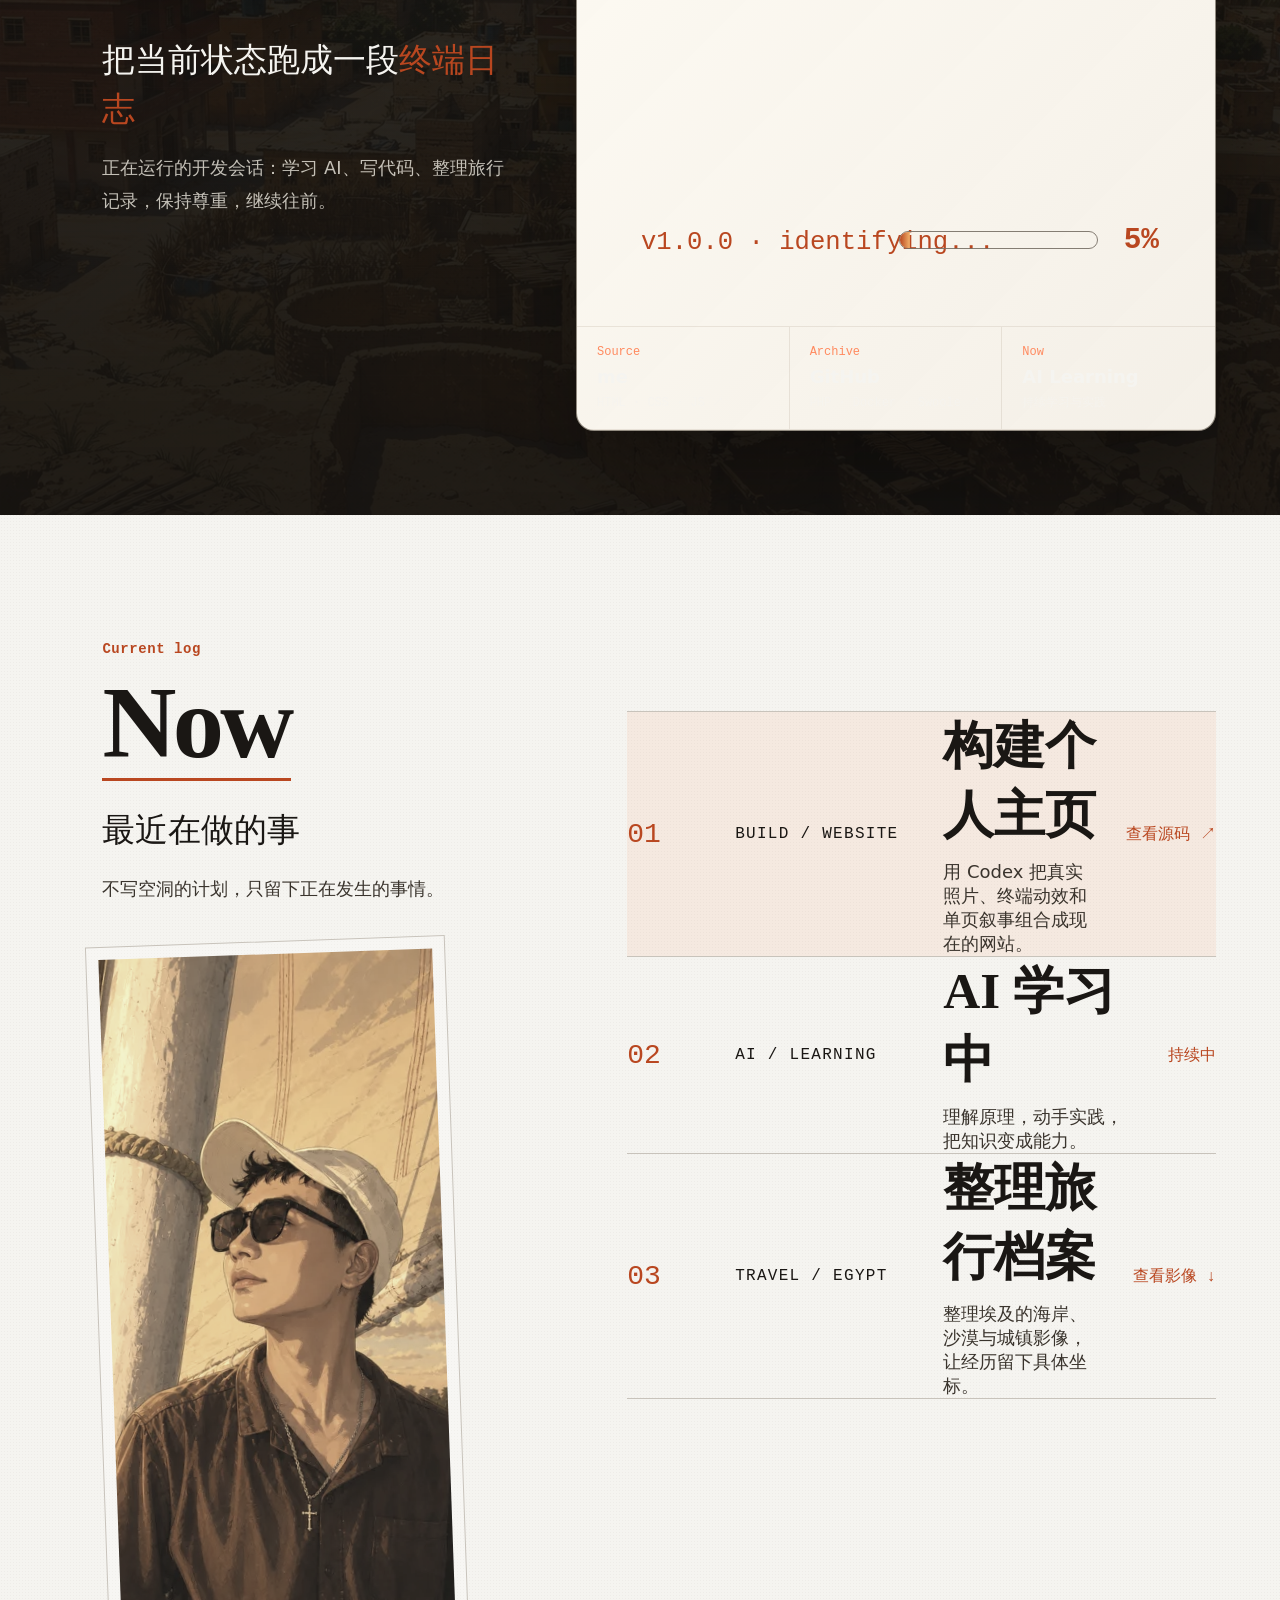
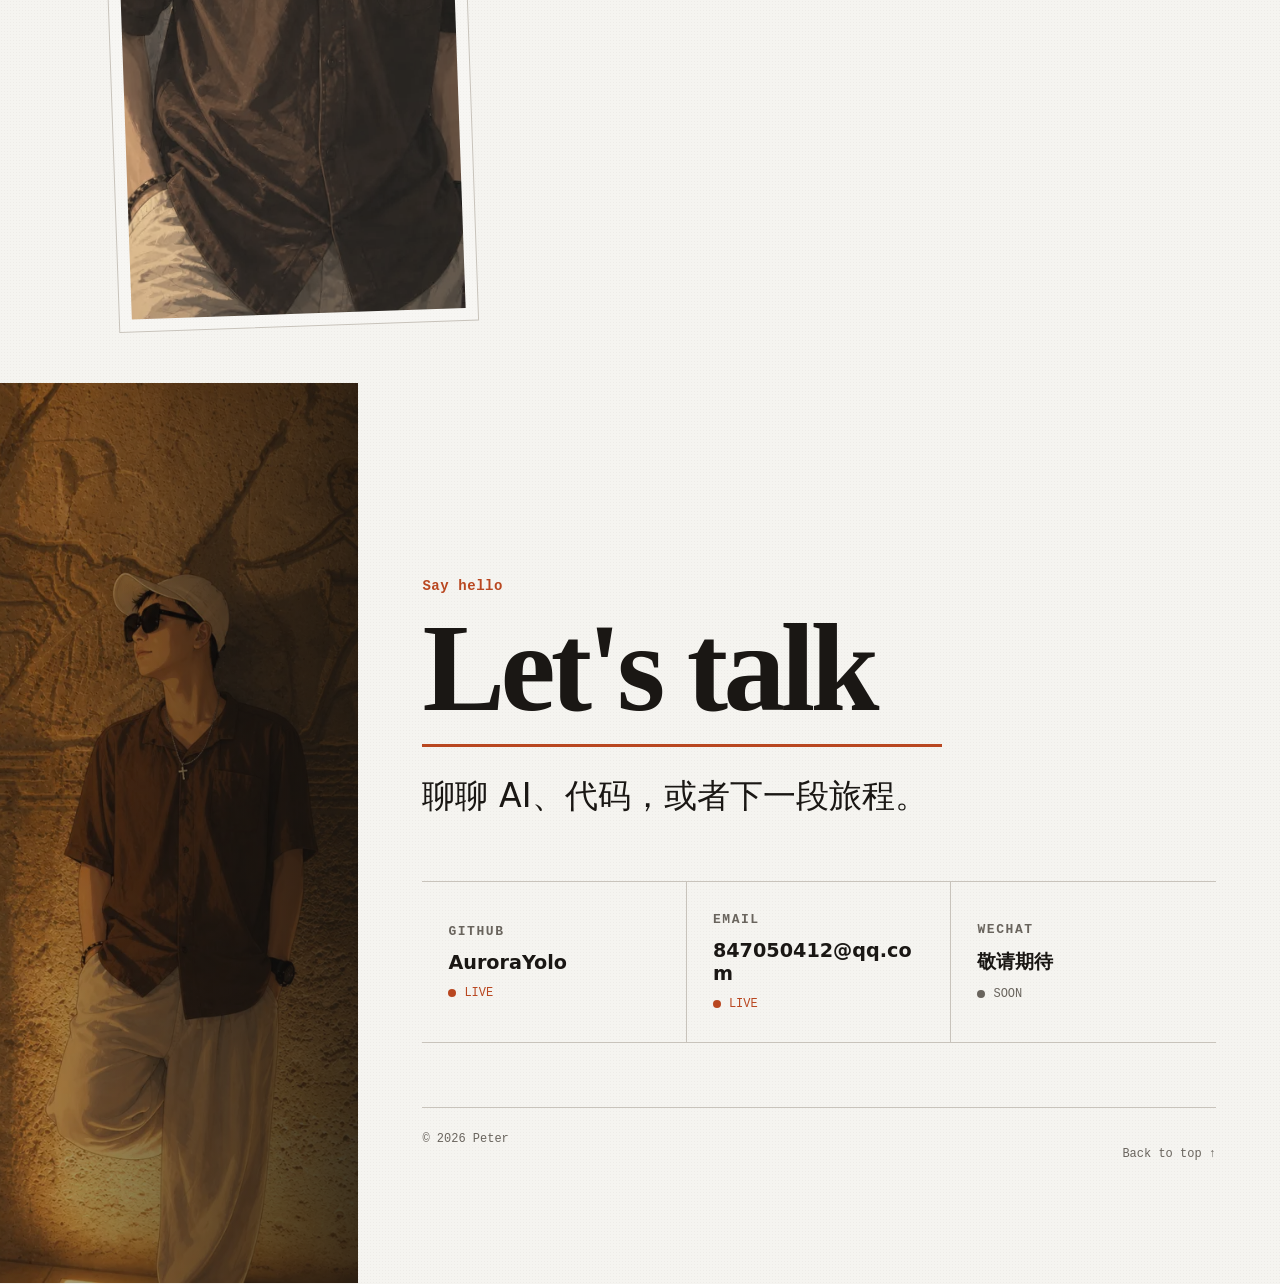
<file: life.html>
<!doctype html>
<html lang="zh-CN">
  <head>
    <meta charset="utf-8" />
    <meta name="viewport" content="width=device-width, initial-scale=1" />
    <title>Life - Peter</title>
    <meta http-equiv="refresh" content="0; url=index.html#life" />
    <link rel="canonical" href="index.html#life" />
  </head>
  <body>
    <script>location.replace("index.html#life");</script>
    <a href="index.html#life">前往 Life</a>
  </body>
</html>
</file>
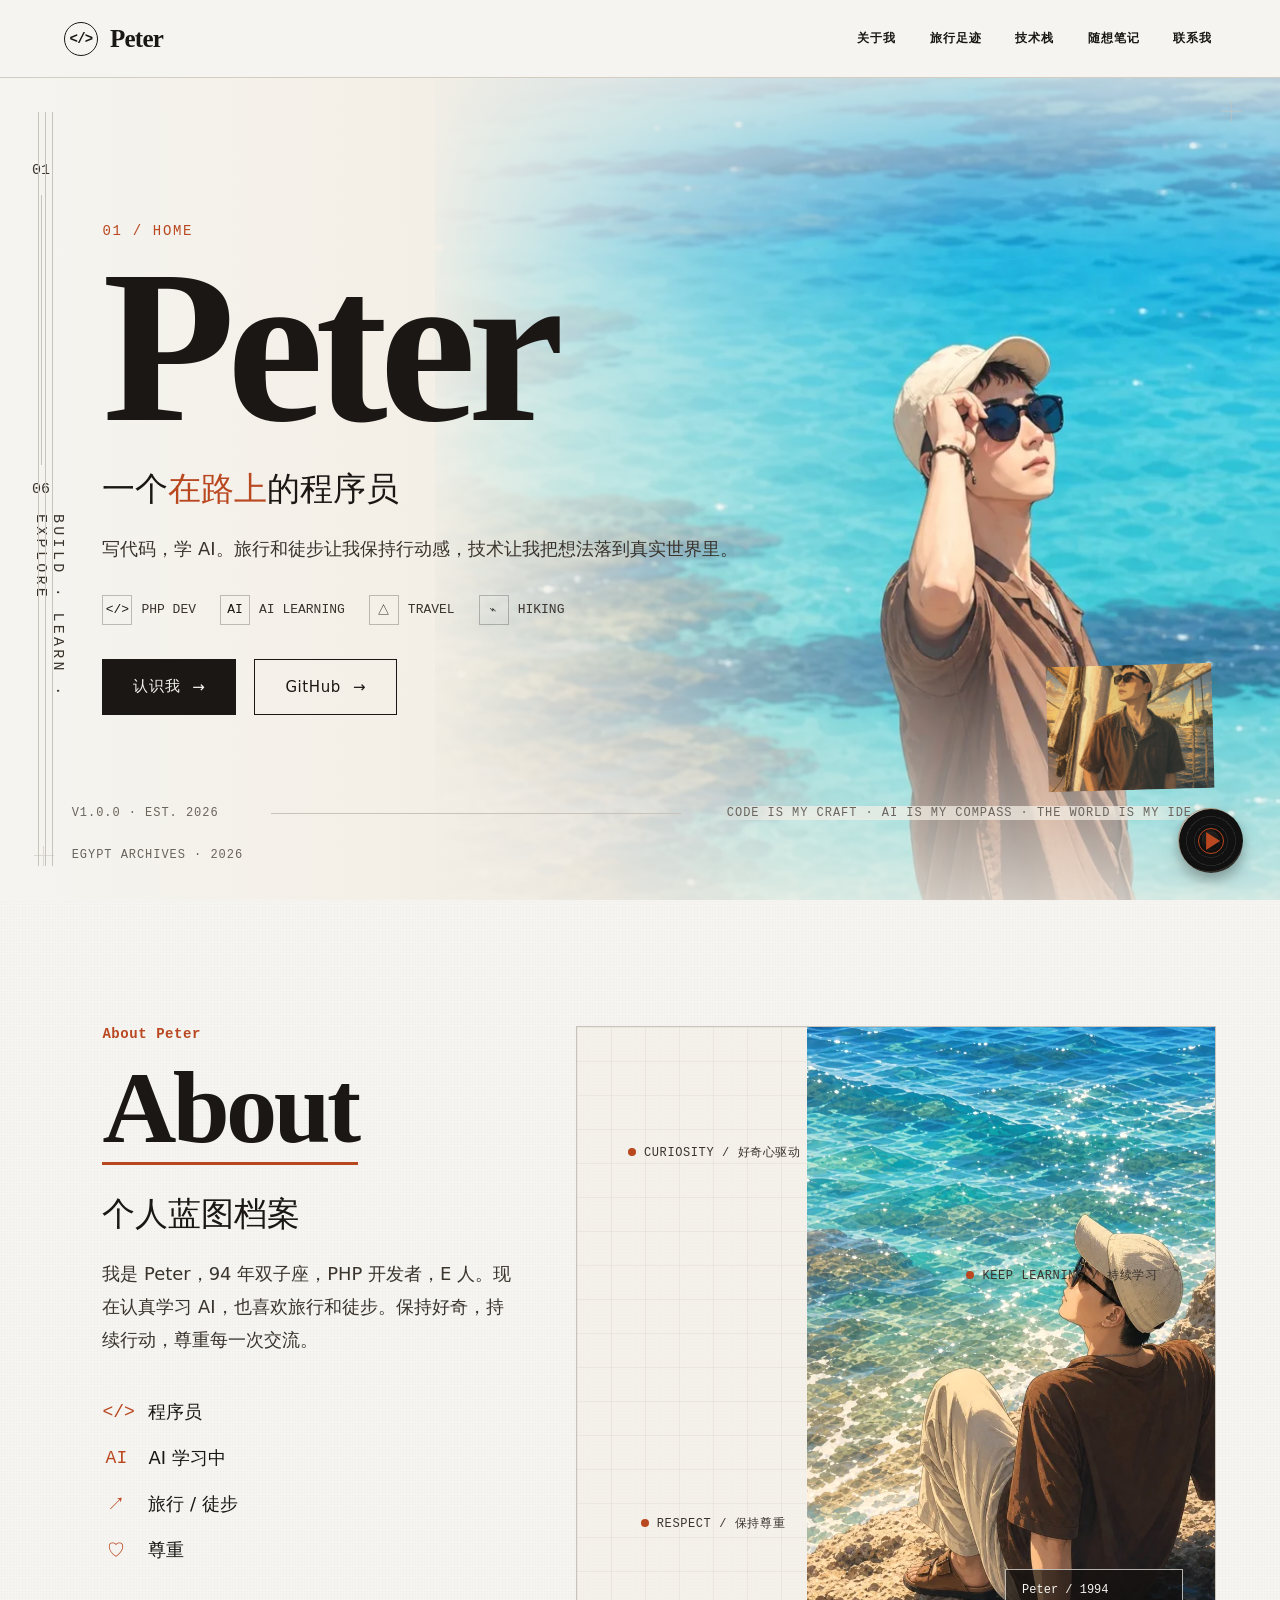
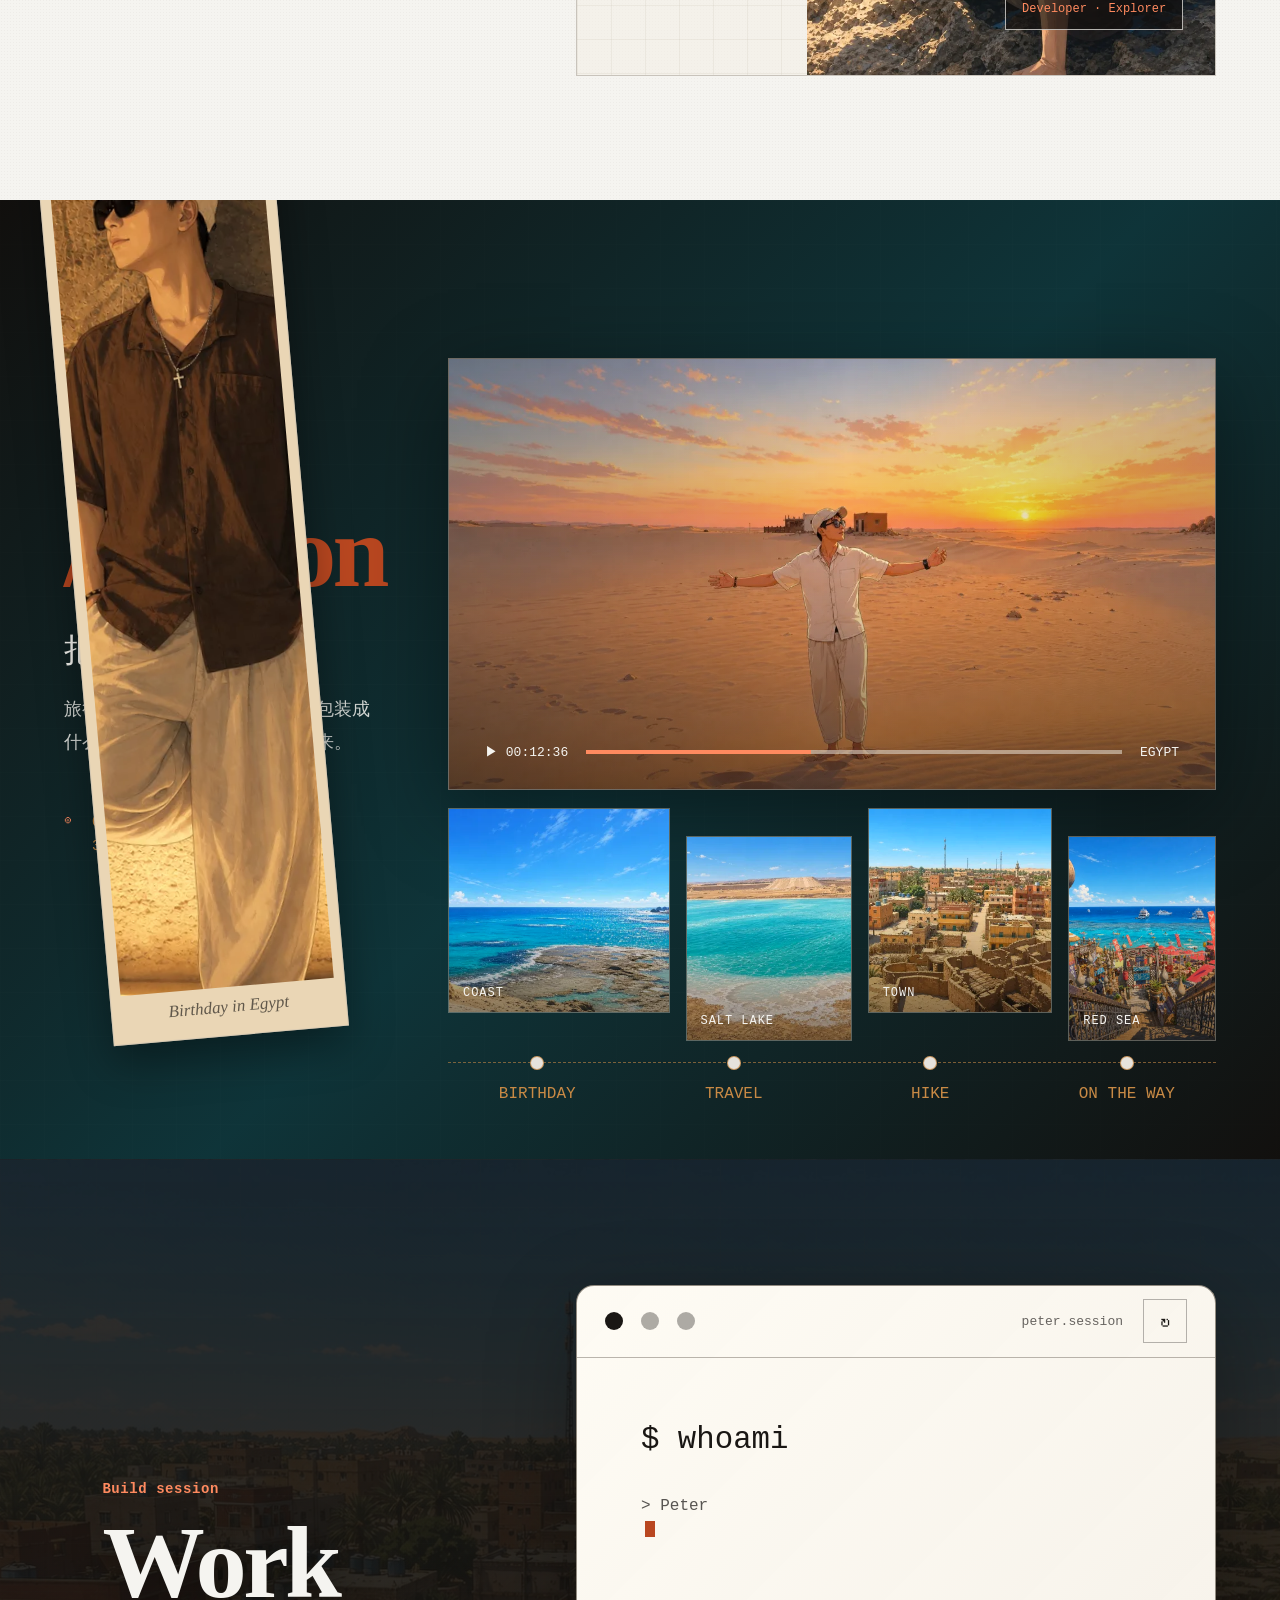
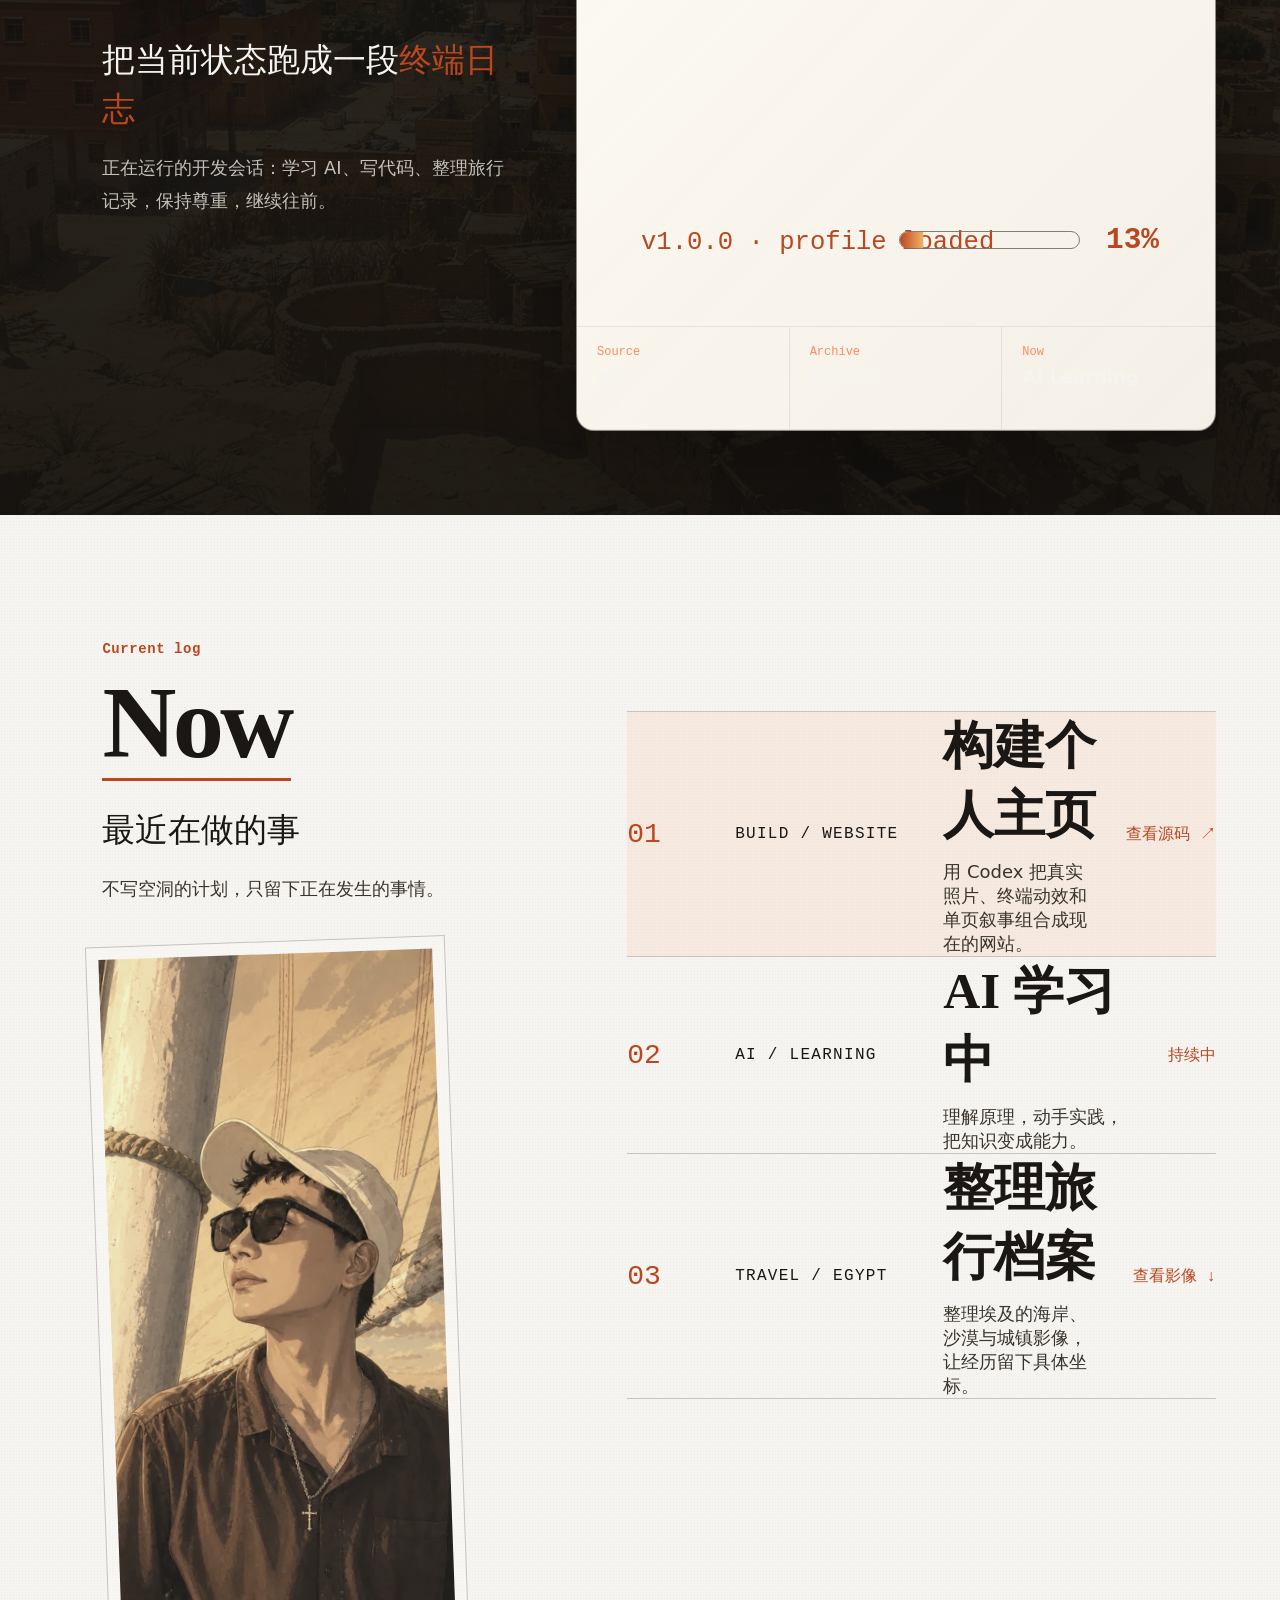
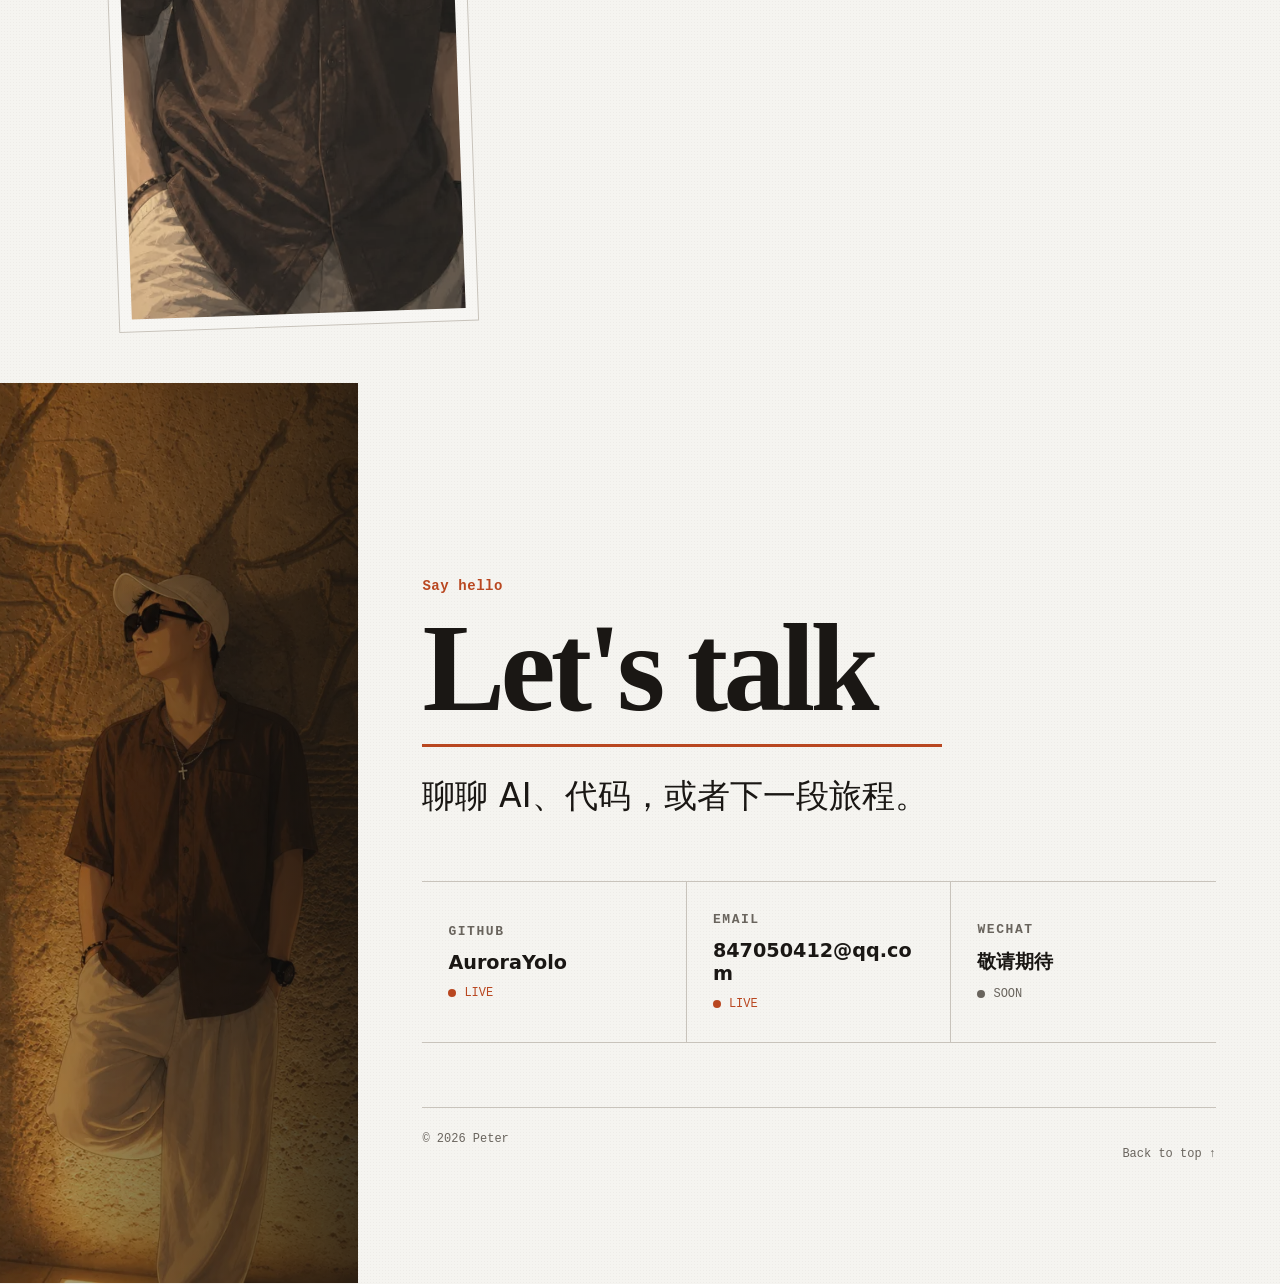
<file: notes.html>
<!doctype html>
<html lang="zh-CN">
  <head>
    <meta charset="utf-8" />
    <meta name="viewport" content="width=device-width, initial-scale=1" />
    <title>Notes - Peter</title>
    <meta http-equiv="refresh" content="0; url=index.html#notes" />
    <link rel="canonical" href="index.html#notes" />
  </head>
  <body>
    <script>location.replace("index.html#notes");</script>
    <a href="index.html#notes">前往 Notes</a>
  </body>
</html>
</file>
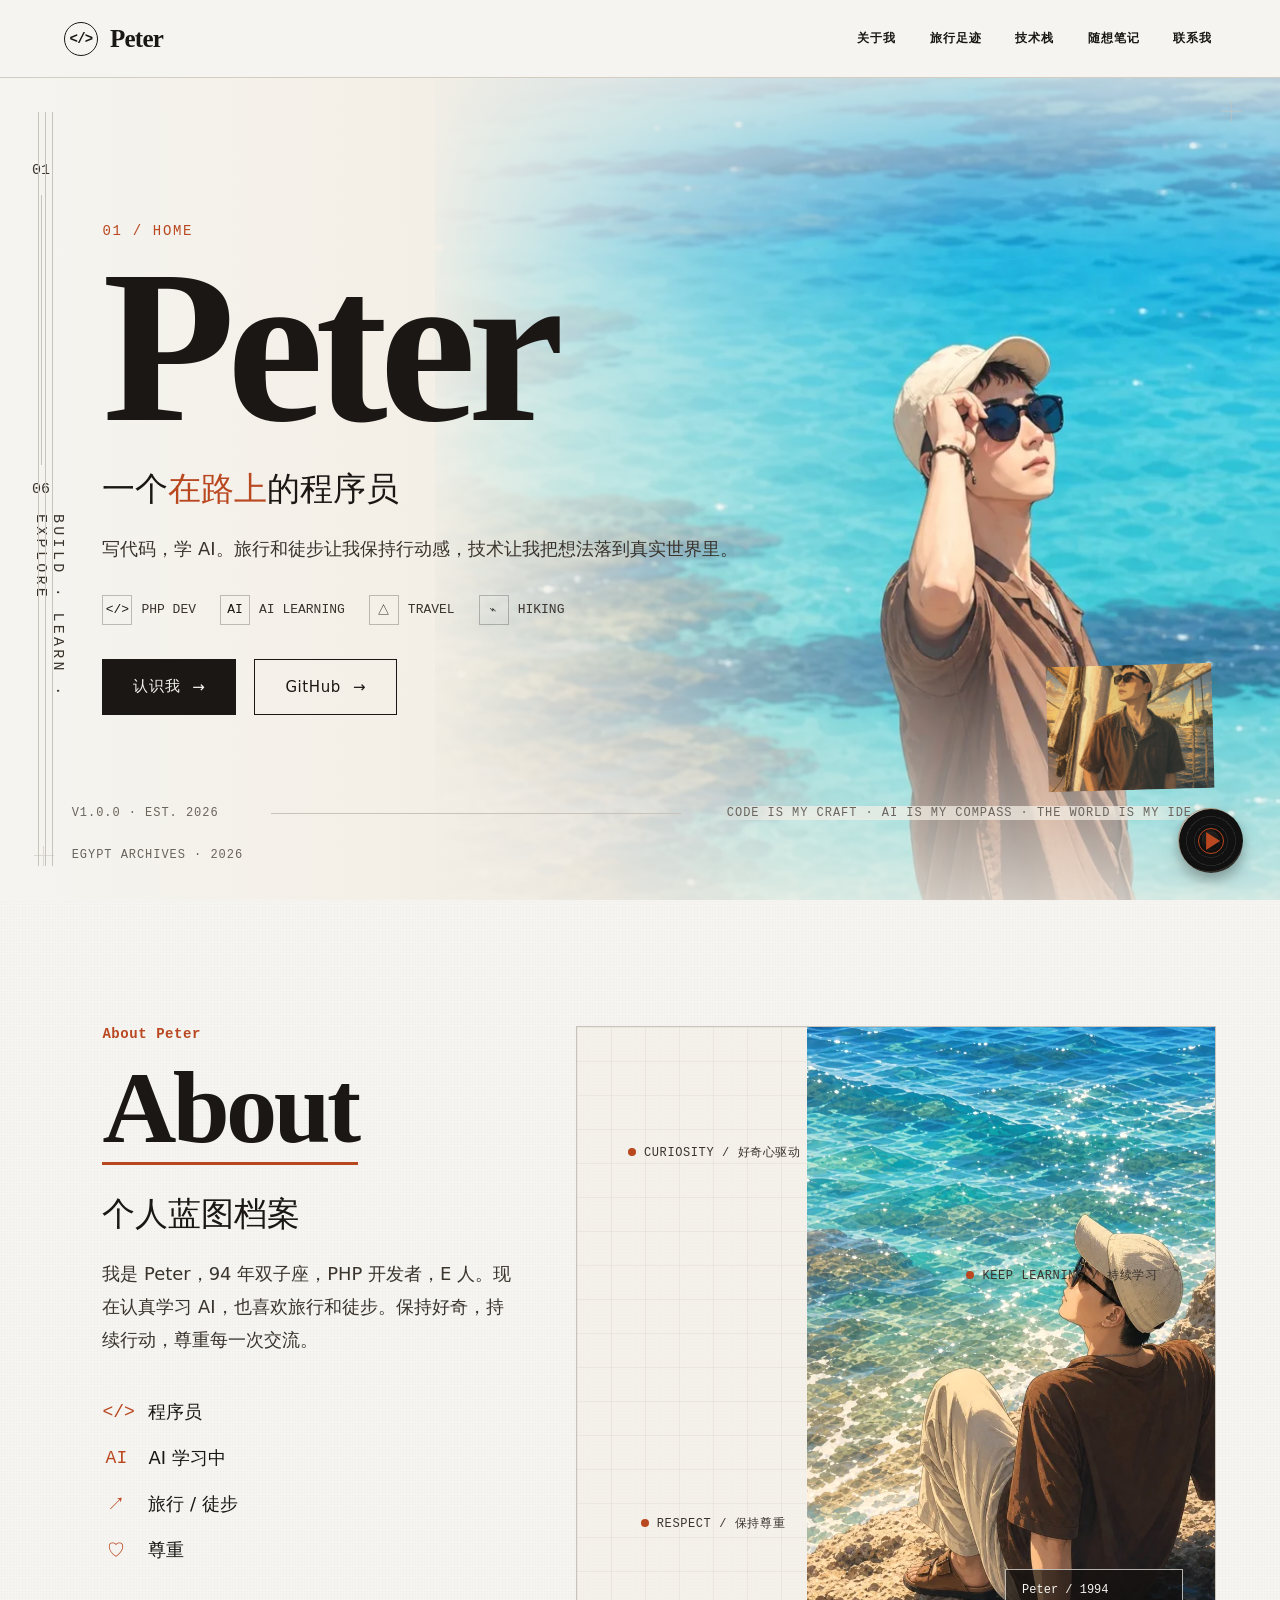
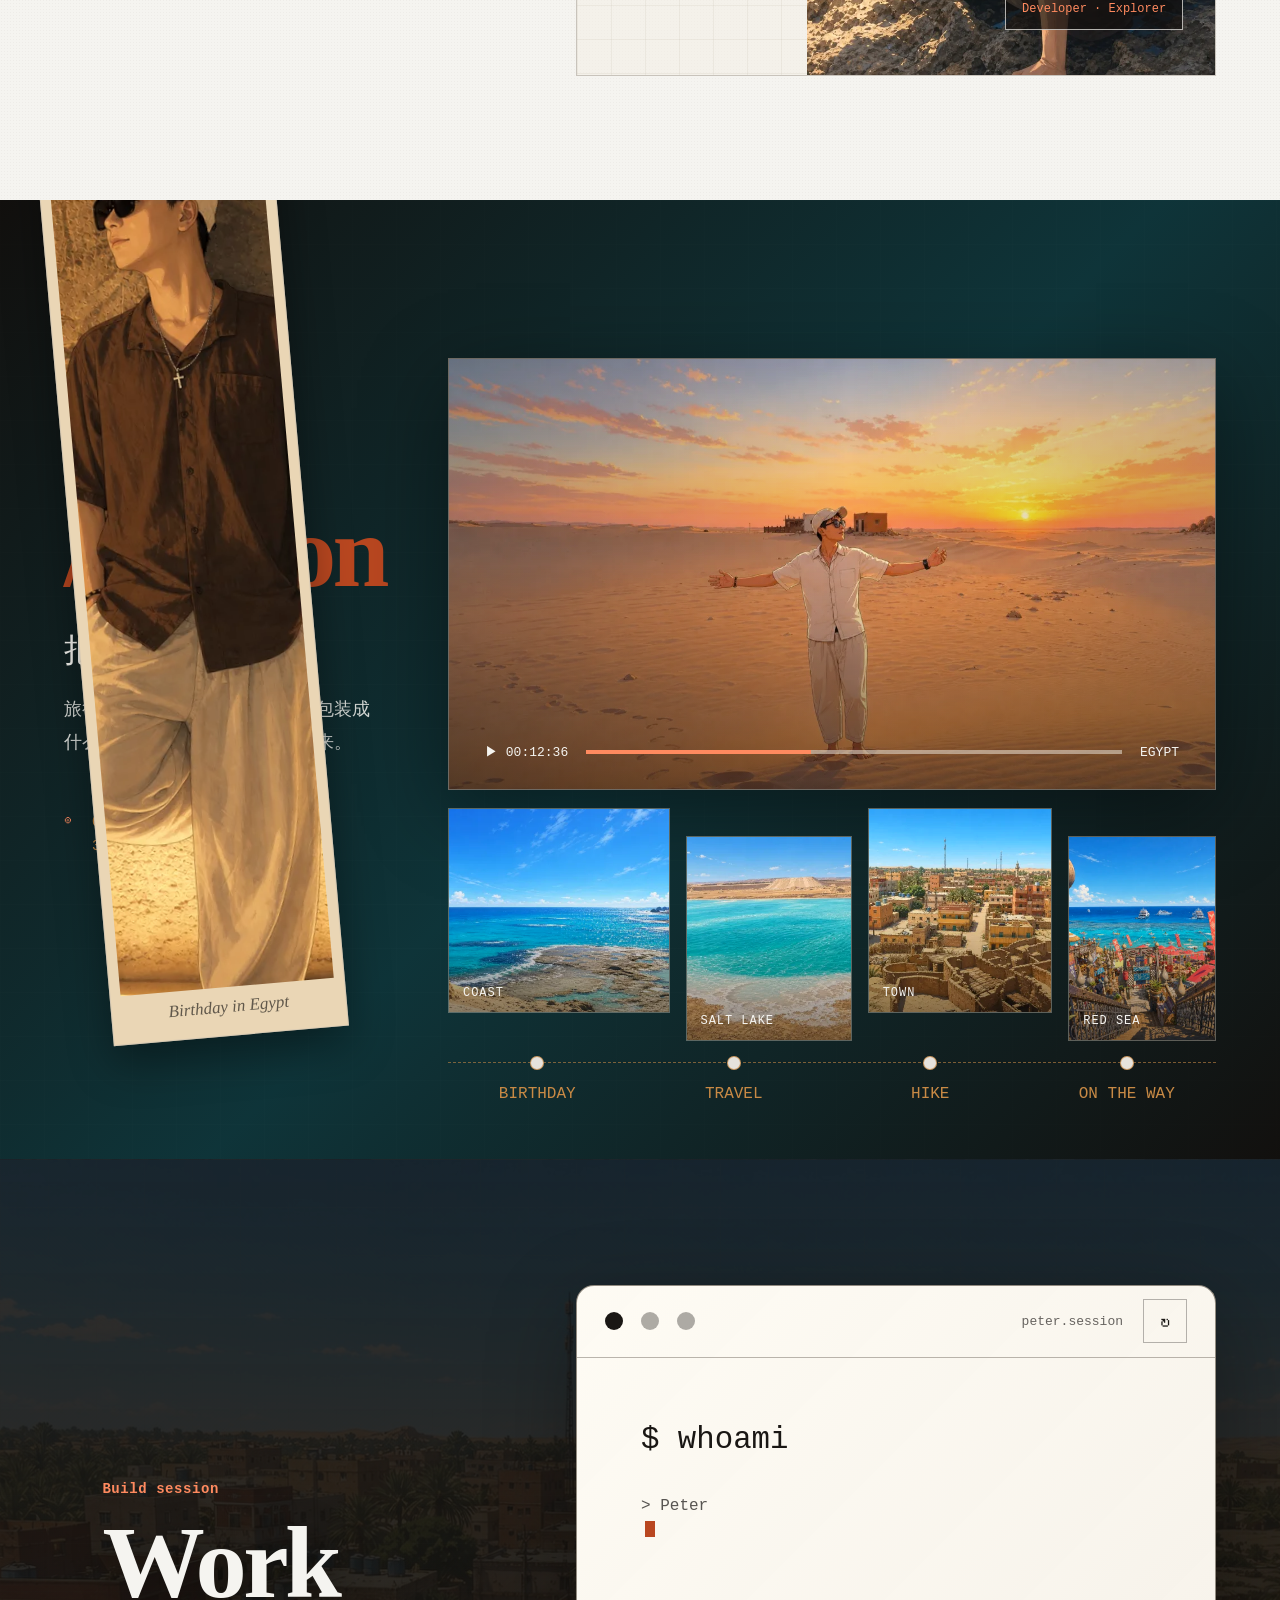
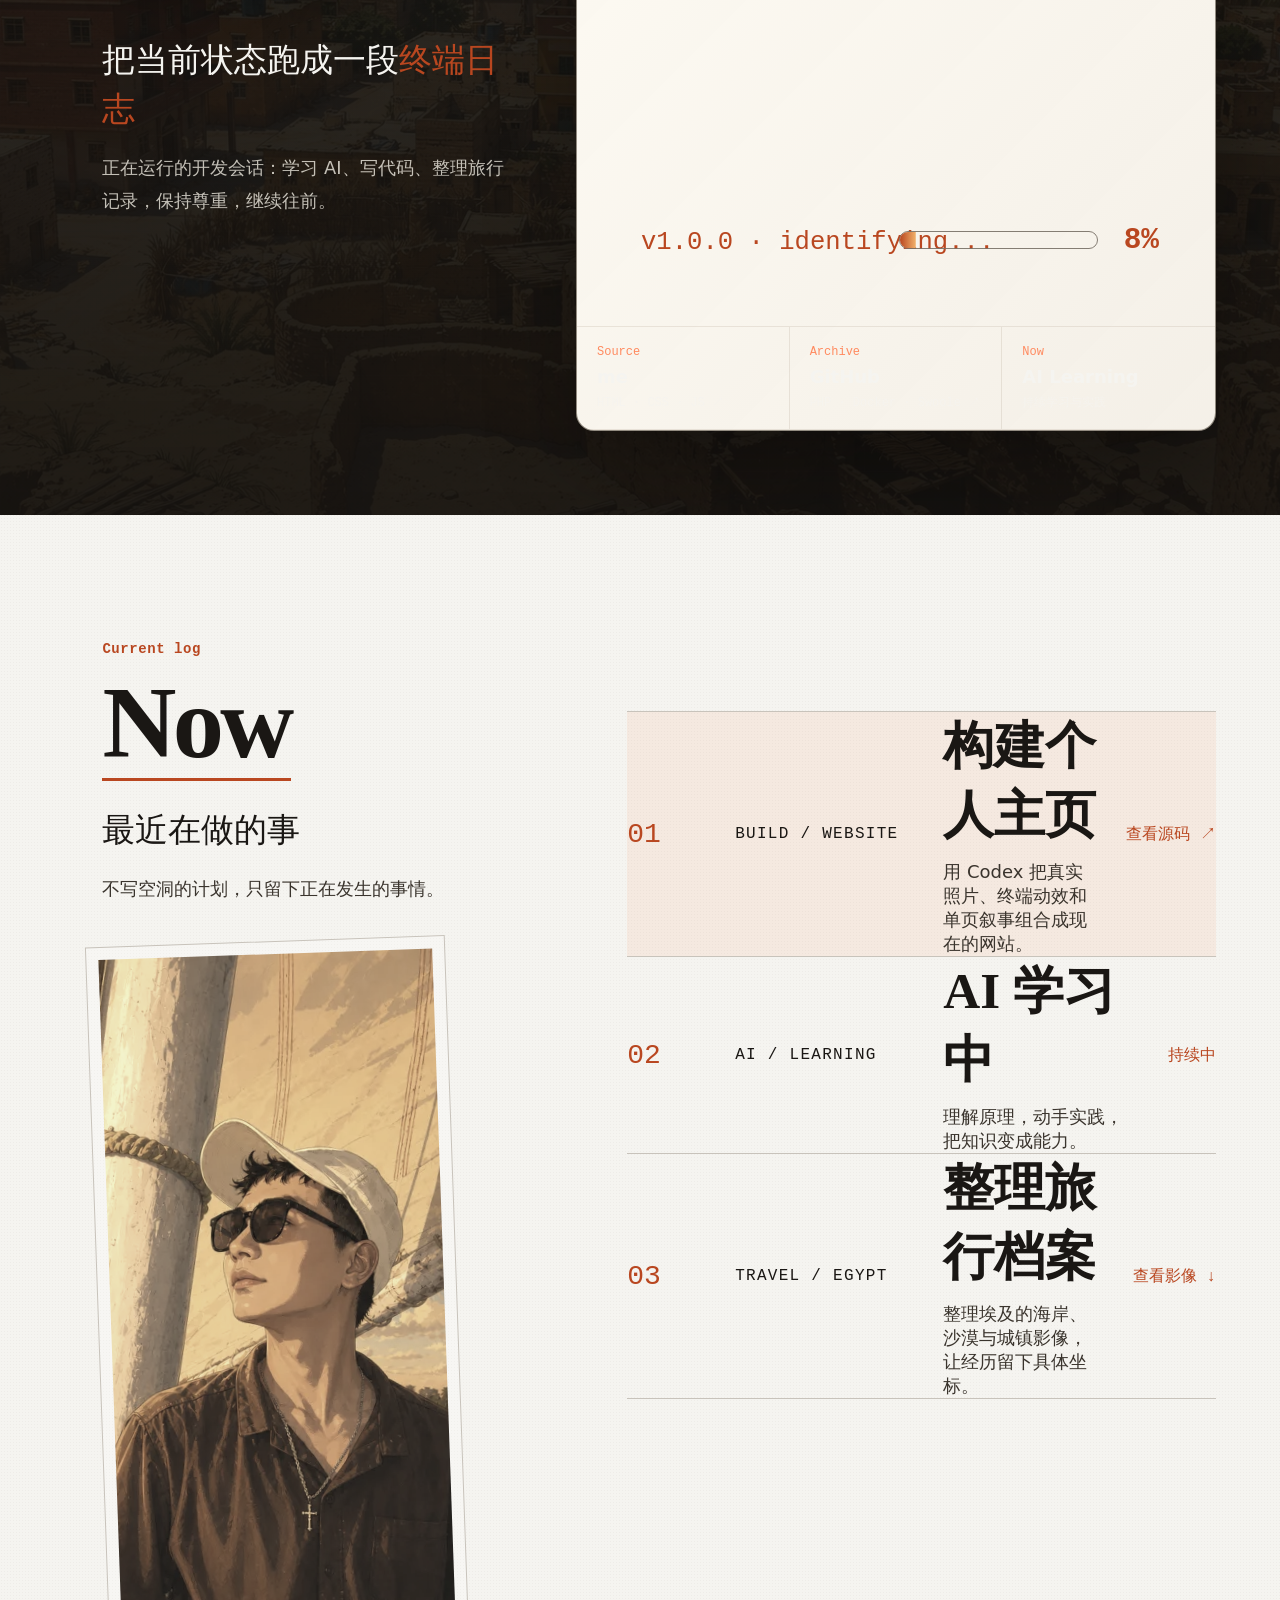
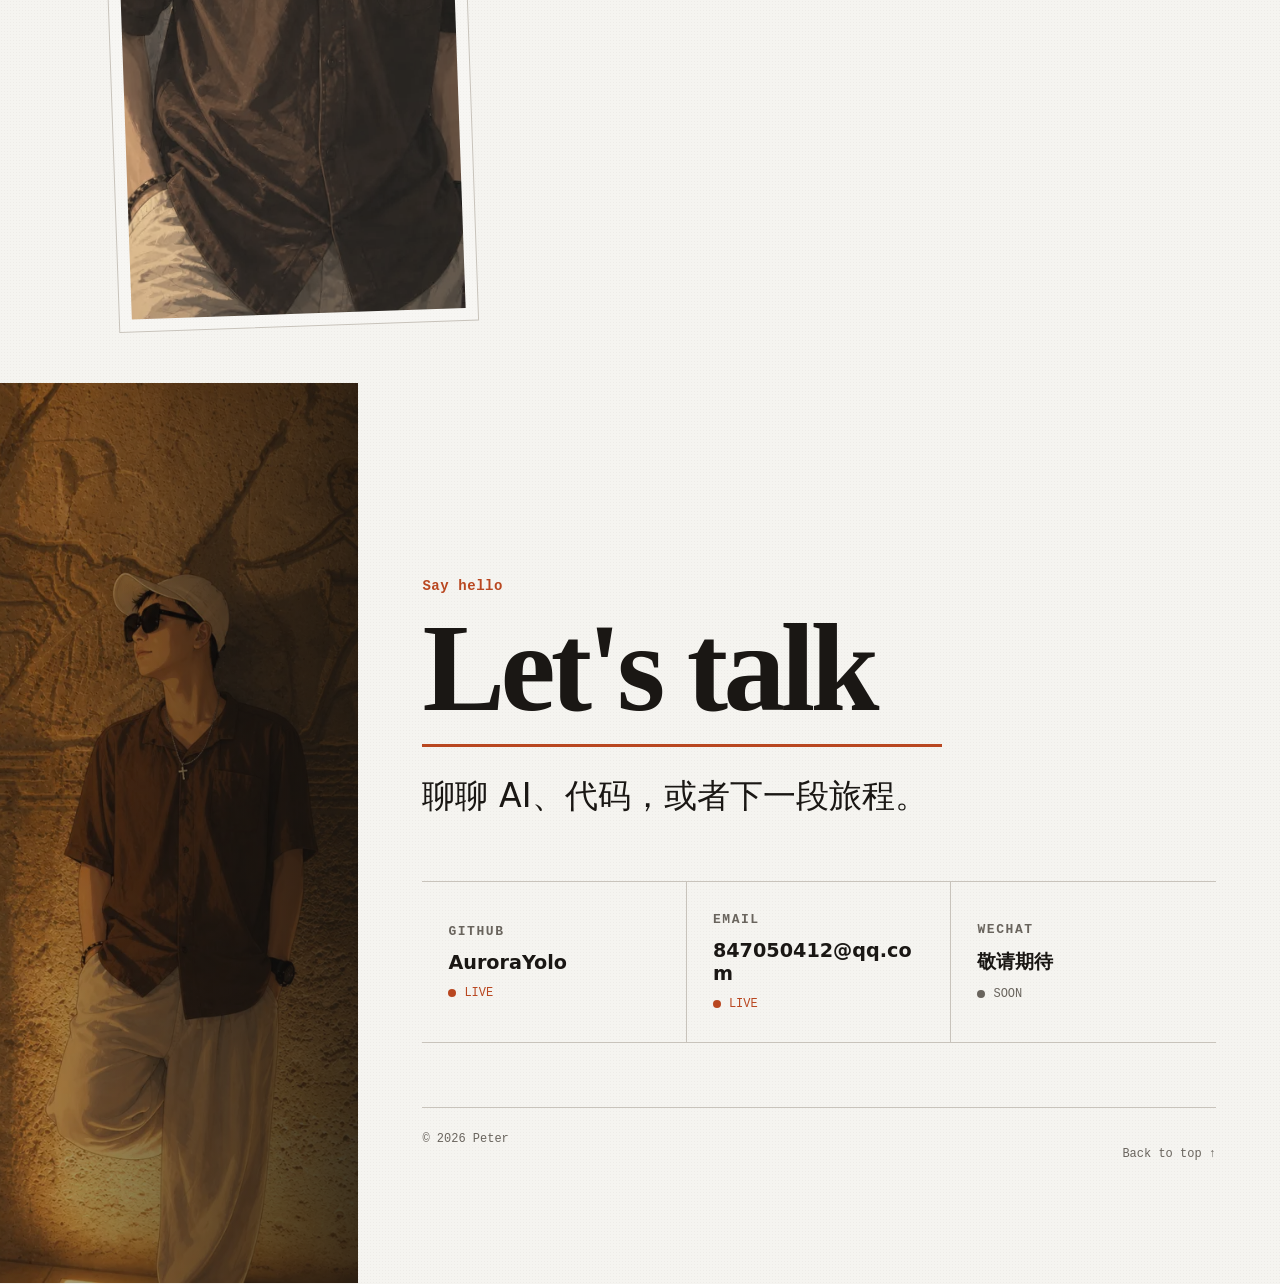
<file: work.html>
<!doctype html>
<html lang="zh-CN">
  <head>
    <meta charset="utf-8" />
    <meta name="viewport" content="width=device-width, initial-scale=1" />
    <title>Work - Peter</title>
    <meta http-equiv="refresh" content="0; url=index.html#work" />
    <link rel="canonical" href="index.html#work" />
  </head>
  <body>
    <script>location.replace("index.html#work");</script>
    <a href="index.html#work">前往 Work</a>
  </body>
</html>
</file>
<file: styles.css>
:root {
  --paper: #f5f4f0;
  --paper-deep: #e6e2dc;
  --ink: #1a1714;
  --ink-soft: #3a342d;
  --muted: #69645d;
  --line: #c8c3bb;
  --accent: #b94720;
  --accent-bright: #ff8a5f;
  --aqua: #007f8d;
  --dark: #12100e;
  --dark-soft: #1c1713;
  --gold: #c88a45;
  --nav-h: 78px;
  --pad-x: clamp(20px, 5vw, 72px);
  --serif: "Bodoni 72", Didot, "Noto Serif SC", "Songti SC", Georgia, serif;
  --sans: "Avenir Next", "Noto Sans SC", "PingFang SC", system-ui, sans-serif;
  --mono: ui-monospace, SFMono-Regular, Menlo, Monaco, Consolas, monospace;
}

* { box-sizing: border-box; }
html { scroll-behavior: smooth; }
body {
  margin: 0;
  color: var(--ink);
  font-family: var(--sans);
  background: radial-gradient(rgba(26, 23, 20, .032) 1px, transparent 1px) 0 0 / 3px 3px, var(--paper);
  overflow-x: hidden;
}

a { color: inherit; text-decoration: none; }
img { display: block; max-width: 100%; }
figure { margin: 0; }
.one-page > section { scroll-margin-top: var(--nav-h); }

.skip-link {
  position: fixed;
  top: 10px;
  left: 10px;
  z-index: 100;
  padding: 10px 14px;
  min-height: 44px;
  color: var(--paper);
  background: var(--ink);
  transform: translateY(-150%);
}
.skip-link:focus { transform: translateY(0); }
:focus-visible { outline: 3px solid var(--aqua); outline-offset: 4px; }

.site-nav {
  position: fixed;
  top: 0;
  left: 0;
  right: 0;
  z-index: 50;
  height: var(--nav-h);
  display: flex;
  align-items: center;
  justify-content: space-between;
  gap: 18px;
  padding: 0 var(--pad-x);
  border-bottom: 1px solid rgba(201, 192, 178, .75);
  background: rgba(245, 244, 240, .9);
  backdrop-filter: blur(10px);
}
.brand {
  display: flex;
  align-items: center;
  gap: 12px;
  font-family: var(--serif);
  font-size: 25px;
  font-weight: 700;
  letter-spacing: -.03em;
  min-height: 44px;
}
.brand-mark,
.icon-round {
  display: inline-grid;
  place-items: center;
  width: 34px;
  height: 34px;
  border: 1px solid var(--ink);
  border-radius: 50%;
  font-family: var(--mono);
  font-size: 14px;
}
.nav-links {
  display: flex;
  align-items: center;
  min-width: 0;
  gap: clamp(12px, 2vw, 28px);
  font-size: 12px;
  font-weight: 700;
  letter-spacing: .08em;
  text-transform: uppercase;
}
.nav-links a {
  position: relative;
  display: flex;
  align-items: center;
  min-height: 44px;
  padding: 6px 4px;
}
.nav-links a:hover,
.nav-links a.is-active { color: var(--accent); }
.nav-links a.is-active::after {
  content: "";
  position: absolute;
  left: 0;
  right: 0;
  bottom: 0;
  height: 1px;
  background: var(--accent);
}

.rail {
  position: fixed;
  left: clamp(18px, 3vw, 48px);
  top: calc(var(--nav-h) + 34px);
  bottom: 34px;
  z-index: 3;
  width: 16px;
  pointer-events: none;
}
.rail span {
  position: absolute;
  top: 0;
  bottom: 0;
  width: 1px;
  background: var(--line);
}
.rail span:nth-child(2) { left: 7px; }
.rail span:nth-child(3) { left: 14px; }

.cross {
  position: fixed;
  z-index: 4;
  width: 20px;
  height: 20px;
  opacity: .55;
  pointer-events: none;
}
.cross::before,
.cross::after {
  content: "";
  position: absolute;
  background: var(--line);
}
.cross::before { left: 9px; top: 0; width: 1px; height: 20px; }
.cross::after { top: 9px; left: 0; width: 20px; height: 1px; }
.cross.tr { top: calc(var(--nav-h) + 24px); right: 38px; }
.cross.bl { bottom: 34px; left: 34px; }
.cross.br { bottom: 34px; right: 38px; }

.music-player {
  position: fixed;
  right: clamp(18px, 3vw, 42px);
  bottom: 28px;
  z-index: 60;
  display: grid;
  grid-template-columns: 76px minmax(180px, 1fr) 24px;
  gap: 14px;
  align-items: center;
  width: min(460px, calc(100vw - 32px));
  padding: 14px 16px;
  border: 1px solid rgba(122,98,63,.55);
  clip-path: polygon(34px 0, calc(100% - 28px) 0, 100% 28px, 100% calc(100% - 20px), calc(100% - 20px) 100%, 24px 100%, 0 calc(100% - 24px), 0 34px);
  background:
    linear-gradient(135deg, rgba(255,252,244,.94), rgba(234,214,181,.72)),
    radial-gradient(circle at 18% 50%, rgba(22,183,200,.1), transparent 34%),
    var(--paper);
  color: var(--ink);
  backdrop-filter: blur(14px);
  box-shadow: 0 8px 18px rgba(18,16,14,.18);
  transition: opacity .2s ease, transform .3s cubic-bezier(.22,1,.36,1);
}
.music-player::before {
  content: "";
  position: absolute;
  inset: 8px;
  pointer-events: none;
  border: 1px solid rgba(122,98,63,.26);
  clip-path: inherit;
}
.music-disc {
  position: relative;
  width: 76px;
  height: 76px;
  border: 1px solid var(--ink);
  border-radius: 50%;
  background:
    repeating-radial-gradient(circle, rgba(255,255,255,.08) 0 1px, transparent 1px 8px),
    radial-gradient(circle at 48% 45%, #2a2825 0 16%, #111 17% 68%, #312d28 69% 100%);
  box-shadow: 0 6px 12px rgba(18,16,14,.2);
  cursor: pointer;
}
.music-disc::before {
  content: "";
  position: absolute;
  inset: 22px;
  border-radius: 50%;
  border: 1px solid var(--accent);
  background: rgba(18,16,14,.5);
}
.music-disc span {
  position: absolute;
  left: 50%;
  top: 50%;
  width: 0;
  height: 0;
  border-top: 9px solid transparent;
  border-bottom: 9px solid transparent;
  border-left: 14px solid var(--accent);
  transform: translate(-35%, -50%);
}
.music-player.is-playing .music-disc {
  animation: spinDisc 7s linear infinite;
}
.music-player.is-playing .music-disc span {
  width: 18px;
  height: 22px;
  border: 0;
  transform: translate(-50%, -50%);
  background: linear-gradient(90deg, var(--accent) 0 35%, transparent 35% 65%, var(--accent) 65%);
}
.music-panel {
  display: grid;
  gap: 7px;
  min-width: 0;
}
.music-kicker {
  display: flex;
  align-items: center;
  gap: 10px;
  color: var(--accent);
  font-family: var(--mono);
  font-size: 12px;
  letter-spacing: .18em;
}
.music-kicker i {
  width: 7px;
  height: 7px;
  border-radius: 50%;
  background: var(--accent);
}
.music-panel strong {
  font-family: var(--serif);
  font-size: clamp(28px, 2.4vw, 36px);
  line-height: .96;
  letter-spacing: -.035em;
}
.music-panel small {
  color: var(--muted);
  font-family: var(--mono);
  font-size: 13px;
  white-space: nowrap;
  overflow: hidden;
  text-overflow: ellipsis;
}
.music-progress {
  position: relative;
  width: min(300px, 100%);
  height: 2px;
  margin-top: 8px;
  background: rgba(122,98,63,.32);
}
.music-progress i {
  position: absolute;
  inset: 0 auto 0 0;
  width: 100%;
  background: var(--accent);
  transform: scaleX(0);
  transform-origin: left;
}
.music-time {
  display: flex;
  gap: 6px;
  align-items: center;
}
.music-panel time,
.music-time span {
  color: var(--ink-soft);
  font-family: var(--mono);
  font-size: 13px;
}
.music-minimize {
  position: absolute;
  top: 8px;
  right: 10px;
  width: 44px;
  height: 44px;
  border: 0;
  color: var(--muted);
  background: transparent;
  font-size: 24px;
  line-height: 1;
  cursor: pointer;
}
.music-minimize:hover { color: var(--accent); }
.music-player.is-collapsed {
  display: block;
  width: 64px;
  min-width: 64px;
  height: 64px;
  padding: 0;
  border-radius: 50%;
  clip-path: none;
}
.music-player.is-collapsed::before,
.music-player.is-collapsed .music-panel,
.music-player.is-collapsed .music-bars,
.music-player.is-collapsed .music-dust,
.music-player.is-collapsed .music-minimize { display: none; }
.music-player.is-collapsed .music-disc { width: 64px; height: 64px; border: 0; }
.music-player.is-collapsed .music-disc::before { inset: 19px; }
.music-bars {
  display: flex;
  align-items: end;
  gap: 4px;
  height: 32px;
  padding-left: 14px;
  border-left: 1px solid rgba(122,98,63,.35);
}
.music-bars i {
  width: 3px;
  height: 10px;
  background: var(--accent);
  transform-origin: bottom;
}
.music-bars i:nth-child(2) { height: 18px; }
.music-bars i:nth-child(3) { height: 26px; }
.music-bars i:nth-child(4) { height: 14px; }
.music-player.is-playing .music-bars i {
  animation: musicBars .7s ease-in-out infinite alternate;
}
.music-player.is-playing .music-bars i:nth-child(2) { animation-delay: .12s; }
.music-player.is-playing .music-bars i:nth-child(3) { animation-delay: .24s; }
.music-player.is-playing .music-bars i:nth-child(4) { animation-delay: .36s; }
.music-player.is-missing {
  border-color: rgba(240,101,46,.75);
}
.music-dust {
  position: absolute;
  right: 82px;
  bottom: 74px;
  width: 190px;
  height: 120px;
  pointer-events: none;
  opacity: 0;
}
.music-player.is-playing .music-dust { opacity: 1; }
.music-dust span {
  position: absolute;
  bottom: 0;
  width: 6px;
  height: 6px;
  border-radius: 50%;
  background: var(--accent);
  box-shadow: 0 0 0 4px rgba(240,101,46,.1);
  animation: musicDust 2.2s ease-in-out infinite;
}
.music-dust span:nth-child(1) { left: 8px; animation-delay: 0s; }
.music-dust span:nth-child(2) { left: 38px; animation-delay: .22s; background: var(--aqua); }
.music-dust span:nth-child(3) { left: 72px; animation-delay: .44s; }
.music-dust span:nth-child(4) { left: 108px; animation-delay: .16s; background: var(--gold); }
.music-dust span:nth-child(5) { left: 142px; animation-delay: .34s; background: var(--aqua); }
.music-dust span:nth-child(6) { left: 176px; animation-delay: .58s; }

.page {
  min-height: 100dvh;
  padding: calc(var(--nav-h) + 48px) var(--pad-x) 56px clamp(60px, 8vw, 128px);
  position: relative;
}
.section-index {
  font-family: var(--mono);
  color: var(--accent);
  font-size: 14px;
  letter-spacing: .12em;
  text-transform: uppercase;
}
.section-label {
  margin: 0 0 18px;
  color: var(--accent);
  font-family: var(--mono);
  font-size: 14px;
  font-weight: 700;
  letter-spacing: .04em;
  text-transform: none;
}
.section-label.on-dark { color: var(--accent-bright); }
.eyebrow {
  font-family: var(--mono);
  color: var(--muted);
  font-size: 12px;
  letter-spacing: .18em;
  text-transform: uppercase;
}
.display {
  margin: 0;
  font-family: var(--serif);
  font-size: clamp(82px, 13vw, 210px);
  line-height: .86;
  letter-spacing: -.038em;
  font-weight: 700;
}
.title {
  margin: 0;
  font-family: var(--serif);
  font-size: clamp(60px, 8vw, 112px);
  line-height: .94;
  letter-spacing: -.035em;
}
.title-line {
  display: inline-block;
  border-bottom: 3px solid var(--accent);
  padding-bottom: .06em;
}
.lead {
  margin: 24px 0 0;
  max-width: 760px;
  font-size: clamp(24px, 2.6vw, 38px);
  line-height: 1.48;
  font-weight: 300;
}
.copy {
  color: var(--ink-soft);
  font-size: clamp(16px, 1.4vw, 21px);
  line-height: 1.85;
}
.accent { color: var(--accent); }
.btn-row { display: flex; gap: 18px; flex-wrap: wrap; margin-top: 34px; }
.btn {
  display: inline-flex;
  align-items: center;
  justify-content: center;
  gap: 12px;
  min-height: 56px;
  padding: 0 30px;
  border: 1px solid var(--ink);
  font-size: 15px;
  letter-spacing: .04em;
  transition: .25s ease;
}
.btn:hover { transform: translateY(-2px); border-color: var(--accent); color: var(--accent); }
.btn:active { transform: translateY(1px); }
.btn.primary { background: var(--ink); color: var(--paper); }
.btn.primary:hover { background: var(--accent); border-color: var(--accent); color: var(--paper); }

.hero {
  min-height: 100dvh;
  display: flex;
  align-items: center;
  overflow: hidden;
  isolation: isolate;
  padding-top: calc(var(--nav-h) + 72px);
  padding-bottom: 72px;
}
.hero-copy {
  width: min(780px, 54vw);
  padding-bottom: clamp(28px, 6vh, 70px);
  position: relative;
  z-index: 2;
}
.hero .display { font-size: clamp(110px, 17vw, 220px); }
.hero .lead { max-width: 820px; }
.hero-meta {
  display: flex;
  flex-wrap: wrap;
  gap: 16px 24px;
  margin: 30px 0 0;
  font-family: var(--mono);
  color: var(--ink-soft);
  font-size: 13px;
  text-transform: uppercase;
}
.hero-meta span {
  display: inline-flex;
  align-items: center;
  gap: 9px;
}
.hero-meta span::before {
  content: "";
  width: 7px;
  height: 7px;
  border-radius: 50%;
  background: var(--accent);
}
.icon-meta span::before { display: none; }
.icon-meta i {
  display: inline-grid;
  place-items: center;
  width: 30px;
  height: 30px;
  border: 1px solid rgba(26,23,20,.26);
  color: var(--ink);
  font-style: normal;
  font-size: 13px;
}
.hero-art {
  position: absolute;
  inset: var(--nav-h) 0 0 0;
  z-index: 0;
  min-height: 0;
  pointer-events: none;
}
.hero-art img {
  position: absolute;
  right: 0;
  top: 0;
  z-index: 0;
  width: min(66vw, 980px);
  height: 100%;
  object-fit: cover;
  object-position: center top;
  filter: saturate(1.03) contrast(1.03);
  transition: opacity .85s ease, filter 1.1s cubic-bezier(.22,1,.36,1), transform 1.1s cubic-bezier(.22,1,.36,1);
}
.hero-art.is-particle-loading img {
  opacity: .08;
  filter: saturate(1.05) contrast(1.04) blur(14px);
  transform: scale(1.025);
}
.hero-particles {
  position: absolute;
  z-index: 2;
  pointer-events: none;
  opacity: .95;
  transition: opacity .45s ease;
}
.hero-particles.is-done { opacity: 0; }
.hero-art.is-particle-done img {
  opacity: 1;
  filter: saturate(1.03) contrast(1.03);
  transform: none;
}
.hero-art::before {
  content: "";
  position: absolute;
  inset: 0;
  z-index: 1;
  background:
    linear-gradient(90deg, var(--paper) 0%, rgba(244,239,230,.98) 33%, rgba(244,239,230,.48) 54%, transparent 76%),
    linear-gradient(180deg, rgba(244,239,230,.72), transparent 22%, rgba(244,239,230,.1) 70%, rgba(244,239,230,.8));
  pointer-events: none;
}
.stamp {
  position: absolute;
  z-index: 2;
  right: 3vw;
  bottom: 36px;
  border: 1px solid rgba(201,192,178,.85);
  padding: 16px 18px;
  font-family: var(--mono);
  font-size: 12px;
  color: var(--paper);
  background: rgba(18,16,14,.42);
  backdrop-filter: blur(6px);
}
.hero-sketch {
  position: absolute;
  z-index: 3;
  right: clamp(54px, 5.2vw, 92px);
  bottom: 110px;
  width: clamp(142px, 13vw, 208px);
  transform: rotate(-1.5deg);
  filter: sepia(.16) saturate(.92) contrast(.96);
  opacity: .9;
  aspect-ratio: 4 / 3;
  overflow: hidden;
}
.hero-sketch img {
  width: 100%;
  height: 100%;
  object-fit: cover;
  box-shadow: 0 14px 38px rgba(44,32,20,.18);
}
.hero-side {
  position: absolute;
  left: 32px;
  top: 18%;
  bottom: 13%;
  z-index: 2;
  display: grid;
  grid-template-rows: auto 1fr auto 1fr;
  align-items: center;
  gap: 16px;
  font-family: var(--mono);
  color: var(--ink-soft);
  font-size: 15px;
}
.hero-side i {
  display: block;
  width: 1px;
  height: 100%;
  background: var(--line);
  margin-left: 9px;
}
.hero-side b {
  writing-mode: vertical-rl;
  letter-spacing: .22em;
  font-weight: 500;
}
.hero-footer {
  position: absolute;
  z-index: 2;
  left: clamp(70px, 5.6vw, 96px);
  right: clamp(70px, 5vw, 88px);
  bottom: 38px;
  display: grid;
  grid-template-columns: minmax(150px, auto) 1fr minmax(190px, auto);
  align-items: center;
  gap: 28px;
  font-family: var(--mono);
  color: var(--muted);
  font-size: 12px;
  letter-spacing: .08em;
}
.hero-footer::before {
  content: "";
  height: 1px;
  background: var(--line);
  grid-column: 2;
  grid-row: 1;
}
.hero-footer span:nth-child(2) {
  justify-self: center;
  padding: 0 18px;
  background: linear-gradient(90deg, transparent, rgba(244,239,230,.72) 12%, rgba(244,239,230,.72) 88%, transparent);
  position: relative;
  z-index: 1;
}
.hero-footer span:last-child {
  justify-self: end;
}

.blueprint {
  display: grid;
  grid-template-columns: minmax(280px, 32vw) minmax(0, 1fr);
  gap: clamp(34px, 5vw, 72px);
  align-items: start;
}
.spec-list {
  list-style: none;
  padding: 0;
  margin: 42px 0 0;
  display: grid;
  gap: 18px;
}
.spec-list li {
  display: grid;
  grid-template-columns: 34px 1fr;
  align-items: center;
  gap: 12px;
  font-size: 18px;
}
.spec-list i {
  width: 28px;
  height: 28px;
  display: grid;
  place-items: center;
  color: var(--accent);
  font-style: normal;
  font-family: var(--mono);
}
.blueprint-board {
  position: relative;
  min-height: 650px;
  border: 1px solid var(--line);
  background:
    linear-gradient(rgba(201,192,178,.2) 1px, transparent 1px) 0 0 / 34px 34px,
    linear-gradient(90deg, rgba(201,192,178,.2) 1px, transparent 1px) 0 0 / 34px 34px,
    rgba(244,239,230,.55);
  overflow: hidden;
}
.blueprint-board img {
  position: absolute;
  left: auto;
  right: 0;
  bottom: 0;
  width: min(64%, 620px);
  height: 100%;
  object-fit: cover;
  object-position: center 35%;
  filter: saturate(1.02) contrast(1.04);
}
.callout,
.spec-table {
  position: absolute;
  font-family: var(--mono);
  font-size: 12px;
  letter-spacing: .05em;
  color: var(--ink-soft);
  text-transform: uppercase;
}
.callout::before {
  content: "";
  display: inline-block;
  width: 8px;
  height: 8px;
  border-radius: 50%;
  background: var(--accent);
  margin-right: 8px;
}
.c1 { top: 18%; left: 8%; }
.c2 { top: 37%; right: 9%; }
.c3 { bottom: 22%; left: 10%; }
.spec-table {
  right: 6%;
  bottom: 7%;
  min-width: 240px;
  border: 1px solid var(--line);
}
.spec-table div {
  display: grid;
  grid-template-columns: 1fr 1.3fr;
  border-bottom: 1px solid var(--line);
}
.spec-table div:last-child { border-bottom: 0; }
.spec-table span { padding: 10px 12px; }
.spec-table span + span { border-left: 1px solid var(--line); color: var(--ink); }
.portrait-caption {
  position: absolute;
  right: 5%;
  bottom: 7%;
  z-index: 2;
  display: grid;
  gap: 5px;
  margin: 0;
  padding: 13px 16px;
  border: 1px solid rgba(245,244,240,.7);
  color: var(--paper);
  background: rgba(18,16,14,.68);
  font-family: var(--mono);
  font-size: 12px;
}
.portrait-caption strong { color: var(--accent-bright); font-weight: 500; }

.motion {
  min-height: 100vh;
  background:
    linear-gradient(135deg, rgba(18,16,14,.94), rgba(14,58,64,.86) 52%, rgba(18,16,14,.96)),
    linear-gradient(rgba(201,192,178,.08) 1px, transparent 1px) 0 0 / 44px 44px,
    linear-gradient(90deg, rgba(201,192,178,.06) 1px, transparent 1px) 0 0 / 44px 44px,
    var(--dark);
  color: var(--paper);
  padding-left: var(--pad-x);
  overflow: hidden;
}
.motion-grid {
  display: grid;
  grid-template-columns: minmax(260px, 25vw) 1fr;
  gap: clamp(28px, 5vw, 72px);
  align-items: start;
}
.motion-grid > div:first-child {
  position: relative;
  min-height: min(720px, calc(100vh - var(--nav-h) - 110px));
  display: flex;
  flex-direction: column;
  justify-content: flex-start;
  padding-top: 32px;
}
.motion .title {
  color: var(--paper);
  font-size: clamp(72px, 8vw, 112px);
}
.motion .copy { color: rgba(245,244,240,.86); }
.rec {
  display: inline-flex;
  align-items: center;
  gap: 10px;
  font-family: var(--mono);
  letter-spacing: .12em;
  color: var(--paper);
}
.rec::before {
  content: "";
  width: 12px;
  height: 12px;
  border-radius: 50%;
  background: var(--accent-bright);
  box-shadow: 0 0 0 0 rgba(255,138,95,.6);
  animation: pulse 2s infinite;
}
.motion-coords {
  display: grid;
  gap: 8px;
  margin-top: 38px;
  padding-left: 28px;
  color: var(--gold);
  font-family: var(--mono);
  font-size: 14px;
  letter-spacing: .04em;
  position: relative;
}
.motion-coords::before {
  content: "⌾";
  position: absolute;
  left: 0;
  top: -1px;
  color: var(--accent-bright);
}
.motion-coords strong {
  color: var(--gold);
  font-weight: 500;
}
.memory-card {
  width: min(236px, 74%);
  position: absolute;
  left: 0;
  bottom: 0;
  padding: 10px 10px 18px;
  background: #ead6b5;
  color: var(--ink);
  border: 1px solid rgba(201,192,178,.55);
  transform: rotate(-5deg);
  box-shadow: 0 18px 44px rgba(0,0,0,.38);
}
.memory-card img {
  aspect-ratio: 4 / 3;
  width: 100%;
  object-fit: cover;
  object-position: center 30%;
  filter: sepia(.12) saturate(.9) contrast(1.02);
}
.memory-card figcaption {
  margin-top: 10px;
  font-family: var(--serif);
  font-style: italic;
  font-size: 17px;
  color: rgba(58,52,45,.78);
  text-align: center;
}
.travel-cinema {
  position: relative;
  border: 1px solid rgba(201,192,178,.55);
  overflow: hidden;
  aspect-ratio: 16 / 9;
  background: #000;
  box-shadow: 0 22px 80px rgba(0,0,0,.42);
  margin-top: 32px;
}
.travel-cinema > img {
  position: absolute;
  inset: 0;
  width: 100%;
  height: 100%;
  object-fit: cover;
  object-position: center 42%;
  filter: saturate(1.05) contrast(1.03);
}
.travel-cinema::after {
  content: "";
  position: absolute;
  inset: 0;
  background:
    linear-gradient(90deg, rgba(18,16,14,.28), transparent 52%, rgba(18,16,14,.16)),
    linear-gradient(180deg, rgba(0,0,0,.1), transparent 48%, rgba(0,0,0,.52));
}
.player {
  position: absolute;
  z-index: 2;
  left: 36px;
  right: 36px;
  bottom: 28px;
  display: grid;
  grid-template-columns: auto 1fr auto;
  align-items: center;
  gap: 18px;
  font-family: var(--mono);
  font-size: 13px;
}
.track {
  height: 4px;
  background: rgba(244,239,230,.5);
}
.track i {
  display: block;
  width: 42%;
  height: 100%;
  background: var(--accent-bright);
}
.travel-wall {
  display: grid;
  grid-template-columns: 1.2fr .9fr 1fr .8fr;
  gap: 16px;
  margin-top: 18px;
}
.travel-wall figure {
  position: relative;
  min-height: clamp(150px, 16vw, 230px);
  overflow: hidden;
  border: 1px solid rgba(201,192,178,.35);
  background: rgba(244,239,230,.08);
}
.travel-wall figure:nth-child(even) { transform: translateY(28px); }
.travel-wall img {
  width: 100%;
  height: 100%;
  object-fit: cover;
  filter: saturate(1.08) contrast(1.02);
  transition: transform .8s cubic-bezier(.2,.8,.2,1);
}
.travel-wall figure:hover img { transform: scale(1.05); }
.travel-wall figcaption {
  position: absolute;
  left: 14px;
  bottom: 12px;
  z-index: 1;
  font-family: var(--mono);
  font-size: 12px;
  color: var(--paper);
  text-transform: uppercase;
  letter-spacing: .08em;
}
.travel-wall figure::after {
  content: "";
  position: absolute;
  inset: 0;
  background: linear-gradient(180deg, transparent 45%, rgba(0,0,0,.46));
}
.route {
  display: grid;
  grid-template-columns: repeat(4, 1fr);
  gap: 18px;
  margin-top: 38px;
  position: relative;
}
.route::before {
  content: "";
  position: absolute;
  left: 0;
  right: 0;
  top: 11px;
  border-top: 1px dashed rgba(200,138,69,.58);
}
.route span {
  position: relative;
  padding-top: 34px;
  font-family: var(--mono);
  color: var(--gold);
  text-transform: uppercase;
  text-align: center;
}
.route span::before {
  content: "";
  position: absolute;
  top: 5px;
  left: 50%;
  width: 12px;
  height: 12px;
  border-radius: 50%;
  background: var(--paper-deep);
  border: 1px solid rgba(200,138,69,.8);
  transform: translateX(-50%);
}

.work-page {
  min-height: 100vh;
  background:
    linear-gradient(rgba(18,16,14,.86), rgba(18,16,14,.94)),
    linear-gradient(rgba(201,192,178,.08) 1px, transparent 1px) 0 0 / 48px 48px,
    linear-gradient(90deg, rgba(201,192,178,.06) 1px, transparent 1px) 0 0 / 48px 48px,
    url("assets/travel/egypt-town.jpg?v=anime20260706") center / cover;
  color: var(--paper);
  overflow: hidden;
  padding-bottom: 84px;
}
.work-page::after {
  content: "CAIRO · EGYPT · BUILDING";
  position: absolute;
  right: var(--pad-x);
  top: calc(var(--nav-h) + 52px);
  z-index: 1;
  color: rgba(232,203,155,.72);
  font-family: var(--mono);
  font-size: 18px;
  letter-spacing: .04em;
}
.work-grid {
  position: relative;
  z-index: 2;
  display: grid;
  grid-template-columns: minmax(280px, 32vw) minmax(0, 1fr);
  gap: clamp(34px, 5vw, 80px);
  align-items: center;
}
.work-page .copy { color: rgba(244,239,230,.78); }
.work-page .title {
  color: var(--paper);
  text-shadow: 0 8px 38px rgba(0,0,0,.42);
}
.terminal {
  border: 1px solid rgba(120,113,102,.8);
  border-radius: 18px;
  overflow: hidden;
  background:
    linear-gradient(135deg, rgba(255,252,244,.94), rgba(244,239,230,.9)),
    var(--paper);
  color: var(--ink);
  box-shadow: 0 28px 90px rgba(0,0,0,.32);
}
.term-bar {
  display: flex;
  justify-content: flex-start;
  align-items: center;
  gap: 20px;
  min-height: 72px;
  padding: 0 28px;
  border-bottom: 1px solid rgba(120,113,102,.5);
  font-family: var(--mono);
}
.term-title {
  margin-left: auto;
  color: rgba(18,16,14,.64);
  font-size: 13px;
}
.terminal-replay {
  display: inline-grid;
  place-items: center;
  width: 44px;
  height: 44px;
  border: 1px solid rgba(18,16,14,.3);
  color: var(--ink);
  background: transparent;
  font-size: 21px;
  cursor: pointer;
  transition: color .2s ease, border-color .2s ease, transform .2s ease;
}
.terminal-replay:hover { color: var(--accent); border-color: var(--accent); transform: rotate(-24deg); }
.terminal-replay:active { transform: rotate(-24deg) scale(.96); }
.window-dots {
  display: flex;
  gap: 18px;
  align-items: center;
}
.window-dots i {
  width: 18px;
  height: 18px;
  border-radius: 50%;
  background: rgba(18,16,14,.34);
}
.window-dots i:first-child {
  background: var(--ink);
}
.term-body {
  padding: clamp(34px, 5vw, 72px) clamp(34px, 5vw, 72px) clamp(28px, 4vw, 56px);
  display: block;
  min-height: clamp(360px, 34vw, 500px);
}
.terminal-main {
  min-height: inherit;
  display: grid;
  grid-template-rows: 1fr auto;
}
.code-lines {
  font-family: var(--mono);
  color: rgba(18,16,14,.7);
  line-height: 1.62;
  min-height: 11em;
  white-space: pre;
}
.terminal-output .term-line:first-child {
  margin-bottom: 22px;
  color: var(--ink);
  font-size: clamp(25px, 2.4vw, 39px);
  line-height: 1.2;
}
.term-line {
  min-height: 1.62em;
}
.terminal-output:not(.is-complete)::after {
  content: "";
  display: inline-block;
  width: .64em;
  height: 1.05em;
  margin-left: 4px;
  vertical-align: -0.12em;
  background: var(--accent);
  animation: cursorBlink 1s steps(1) infinite;
}
.ok { color: #477b28; }
.run { color: var(--accent); }
.lock { color: #315f8f; }
.progress {
  margin-top: 22px;
  display: grid;
  grid-template-columns: 1fr auto;
  gap: 26px;
  align-items: center;
  font-family: var(--mono);
}
.progress span:first-child {
  height: 18px;
  border-radius: 999px;
  overflow: hidden;
  border: 1px solid rgba(120,113,102,.9);
  background: transparent;
}
.progress i {
  display: block;
  width: 100%;
  height: 100%;
  background: linear-gradient(90deg, var(--accent), #f1b06a);
  transform: scaleX(0);
  transform-origin: left;
  transition: transform 1.2s cubic-bezier(.2,.8,.2,1);
}
.terminal-progress {
  display: grid;
  grid-template-columns: minmax(210px, auto) minmax(260px, 1fr);
  gap: clamp(20px, 4vw, 48px);
  align-items: end;
  margin-top: 36px;
}
.terminal-progress .progress {
  margin-top: 0;
}
.terminal-status {
  color: var(--accent);
  font-family: var(--mono);
  font-size: clamp(18px, 2vw, 28px);
  white-space: nowrap;
}
.terminal-progress .progress b {
  color: var(--accent);
  font-size: clamp(20px, 2.3vw, 31px);
}
.status-table span:nth-child(even) {
  overflow-wrap: normal;
}
.tech-table.status-table {
  display: block;
  align-self: end;
}
.status-table div {
  grid-template-columns: .8fr 1.2fr;
  border-right: 0;
  border-bottom: 1px solid rgba(201,192,178,.26);
}
.status-table div:nth-child(n+4) { border-top: 0; }
.status-table span {
  min-width: 0;
  overflow-wrap: normal;
}
.build-evidence {
  display: grid;
  grid-template-columns: repeat(3, minmax(0, 1fr));
  margin-top: 18px;
  border-top: 1px solid rgba(201,192,178,.36);
  border-bottom: 1px solid rgba(201,192,178,.36);
  font-family: var(--mono);
}
.build-evidence > * {
  display: grid;
  gap: 7px;
  min-width: 0;
  padding: 18px 20px;
  border-right: 1px solid rgba(201,192,178,.36);
  color: var(--paper);
}
.build-evidence > *:last-child { border-right: 0; }
.build-evidence span { color: var(--accent-bright); font-size: 12px; }
.build-evidence strong { font-family: var(--sans); font-size: 18px; }
.build-evidence em { color: rgba(245,244,240,.7); font-size: 12px; font-style: normal; overflow-wrap: anywhere; }
.build-evidence a { transition: background .2s ease, color .2s ease; }
.build-evidence a:hover { background: rgba(255,138,95,.1); }
.tech-table {
  border: 1px solid rgba(201,192,178,.35);
  align-self: end;
}
.tech-table div {
  display: grid;
  grid-template-columns: 1fr 1.2fr;
  border-bottom: 1px solid rgba(201,192,178,.26);
}
.tech-table div:last-child { border-bottom: 0; }
.tech-table span {
  padding: 15px 16px;
  font-family: var(--mono);
}
.tech-table span:nth-child(odd) { color: var(--gold); }

.notes-grid {
  display: grid;
  grid-template-columns: minmax(260px, 35vw) minmax(0, 1fr);
  gap: clamp(30px, 6vw, 90px);
  align-items: start;
}
.note-photo {
  margin-top: 36px;
  width: min(360px, 100%);
  border: 1px solid var(--line);
  padding: 12px;
  transform: rotate(-2deg);
  background: rgba(255,255,255,.18);
}
.note-photo img {
  aspect-ratio: 4 / 3;
  object-fit: cover;
  filter: sepia(.38) saturate(.65) contrast(.92);
}
.notes-list {
  display: grid;
  gap: 0;
  margin-top: 70px;
}
.note-row {
  display: grid;
  grid-template-columns: 80px 180px 1fr auto;
  align-items: center;
  gap: 28px;
  min-height: 150px;
  border-bottom: 1px solid var(--line);
  transition: .25s ease;
}
.note-row:first-child {
  border-top: 1px solid var(--line);
  background: rgba(240,101,46,.08);
}
.note-row:hover {
  background: rgba(240,101,46,.1);
}
.note-no {
  font-family: var(--mono);
  color: var(--accent);
  font-size: 28px;
}
.note-type {
  font-family: var(--mono);
  letter-spacing: .08em;
  text-transform: uppercase;
}
.note-row h2,
.note-row h3 {
  margin: 0 0 10px;
  font-family: var(--serif);
  font-size: clamp(34px, 4vw, 56px);
}
.note-row p {
  margin: 0;
  color: var(--ink-soft);
  font-size: 18px;
}
.note-link {
  display: inline-flex;
  align-items: center;
  min-height: 44px;
  color: var(--accent);
  font-family: var(--mono);
  white-space: nowrap;
}

.contact-page {
  min-height: 100vh;
  display: grid;
  grid-template-columns: minmax(240px, 28vw) minmax(0, 1fr);
  gap: clamp(28px, 5vw, 76px);
  align-items: stretch;
  padding-bottom: 0;
}
.contact-portrait {
  align-self: stretch;
  position: relative;
  min-height: 620px;
  background: var(--dark);
  overflow: hidden;
}
.contact-portrait img {
  width: 100%;
  height: 100%;
  object-fit: cover;
  object-position: center top;
  opacity: .86;
}
.contact-portrait::after {
  content: "";
  position: absolute;
  inset: 0;
  background: linear-gradient(90deg, rgba(18,16,14,.15), rgba(18,16,14,.78));
}
.contact-main {
  padding: calc(var(--nav-h) + 54px) var(--pad-x) 44px 0;
  display: flex;
  flex-direction: column;
  justify-content: center;
}
.contact-title {
  margin: 0;
  font-family: var(--serif);
  font-size: clamp(68px, 10vw, 124px);
  line-height: .92;
  letter-spacing: -.038em;
}
.contact-title::after {
  content: "";
  display: block;
  width: min(520px, 80%);
  height: 3px;
  margin-top: 18px;
  background: var(--accent);
}
.signal-grid {
  margin-top: 60px;
  display: grid;
  grid-template-columns: repeat(3, minmax(0, 1fr));
  border-top: 1px solid var(--line);
  border-bottom: 1px solid var(--line);
}
.signal-card {
  min-height: 160px;
  padding: 30px 26px;
  border-right: 1px solid var(--line);
  display: flex;
  flex-direction: column;
  justify-content: center;
  gap: 12px;
}
.signal-card:last-child { border-right: 0; }
.signal-card b {
  font-family: var(--mono);
  font-size: 13px;
  color: var(--muted);
  letter-spacing: .12em;
}
.signal-card strong {
  font-size: clamp(18px, 1.5vw, 25px);
  overflow-wrap: anywhere;
}
.live,
.soon {
  display: inline-flex;
  align-items: center;
  gap: 8px;
  font-family: var(--mono);
  font-size: 12px;
  color: var(--accent);
}
.live::before,
.soon::before {
  content: "";
  width: 8px;
  height: 8px;
  border-radius: 50%;
  background: var(--accent);
}
.soon { color: var(--muted); }
.soon::before { background: var(--muted); }
.qr-placeholder {
  display: grid;
  place-items: center;
  aspect-ratio: 1;
  border: 1px dashed var(--muted);
  font-size: 14px;
  text-align: center;
  color: var(--muted);
}

.footer {
  display: flex;
  justify-content: space-between;
  gap: 24px;
  margin-top: 64px;
  padding-top: 24px;
  border-top: 1px solid var(--line);
  font-family: var(--mono);
  color: var(--muted);
  font-size: 12px;
}
.footer a { display: inline-flex; align-items: center; min-height: 44px; }

[data-reveal] { opacity: 1; transform: none; }
@keyframes pulse {
  0% { box-shadow: 0 0 0 0 rgba(240,101,46,.55); }
  70% { box-shadow: 0 0 0 9px rgba(240,101,46,0); }
  100% { box-shadow: 0 0 0 0 rgba(240,101,46,0); }
}
@keyframes cursorBlink {
  0%, 50% { opacity: 1; }
  51%, 100% { opacity: 0; }
}
@keyframes spinDisc {
  to { transform: rotate(360deg); }
}
@keyframes musicBars {
  to { transform: scaleY(.42); }
}
@keyframes musicDust {
  0% { transform: translateY(0) scale(.8); opacity: 0; }
  18% { opacity: .9; }
  100% { transform: translateY(-96px) scale(1.2); opacity: 0; }
}

@media (max-width: 980px) {
  .nav-links { gap: 12px; font-size: 10px; }
  .hero,
  .blueprint,
  .motion-grid,
  .work-grid,
  .notes-grid,
  .contact-page {
    grid-template-columns: 1fr;
  }
  .hero-art { min-height: 560px; order: -1; }
  .hero-art img { width: 100%; }
  .motion-grid > div:first-child {
    display: block;
    min-height: auto;
    padding-top: 0;
  }
  .memory-card {
    position: relative;
    left: auto;
    bottom: auto;
    margin-top: 32px;
  }
  .term-body,
  .signal-grid {
    grid-template-columns: 1fr;
  }
  .tech-table.status-table {
    grid-template-columns: repeat(2, minmax(0, 1fr));
  }
  .status-table div:nth-child(3n) { border-right: 1px solid rgba(201,192,178,.26); }
  .status-table div:nth-child(2n) { border-right: 0; }
  .status-table div:nth-child(n+3) { border-top: 1px solid rgba(201,192,178,.26); }
  .signal-card { border-right: 0; border-bottom: 1px solid var(--line); }
  .signal-card:last-child { border-bottom: 0; }
  .contact-main { order: -1; padding-left: var(--pad-x); }
  .build-evidence { grid-template-columns: 1fr; }
  .build-evidence > * { border-right: 0; border-bottom: 1px solid rgba(201,192,178,.36); }
  .build-evidence > *:last-child { border-bottom: 0; }
}

@media (max-width: 640px) {
  :root { --nav-h: 68px; }
  .rail, .cross { display: none; }
  .site-nav { padding: 0 18px; }
  .brand { font-size: 21px; }
  .brand-mark { width: 28px; height: 28px; }
  .nav-links {
    flex: 1 1 auto;
    max-width: calc(100vw - 118px);
    overflow-x: auto;
    justify-content: flex-end;
    scrollbar-width: none;
  }
  .nav-links a { flex: 0 0 auto; white-space: nowrap; }
  .nav-links::-webkit-scrollbar { display: none; }
  .music-player {
    right: 14px;
    bottom: 14px;
    grid-template-columns: 64px minmax(0, 1fr) 22px;
    gap: 12px;
    min-width: min(360px, calc(100vw - 28px));
    padding: 12px 14px;
    clip-path: polygon(20px 0, calc(100% - 18px) 0, 100% 18px, 100% calc(100% - 14px), calc(100% - 14px) 100%, 16px 100%, 0 calc(100% - 16px), 0 20px);
  }
  .music-disc { width: 64px; height: 64px; }
  .music-disc::before { inset: 19px; }
  .music-disc span {
    border-top-width: 8px;
    border-bottom-width: 8px;
    border-left-width: 12px;
  }
  .music-player.is-playing .music-disc span { width: 13px; height: 16px; }
  .music-panel strong { font-size: 24px; }
  .music-panel small,
  .music-panel time,
  .music-kicker { font-size: 10px; }
  .music-bars { height: 24px; padding-left: 9px; }
  .music-dust {
    right: 42px;
    bottom: 50px;
    width: 110px;
    height: 70px;
  }
  .music-dust span:nth-child(1) { left: 5px; }
  .music-dust span:nth-child(2) { left: 24px; }
  .music-dust span:nth-child(3) { left: 43px; }
  .music-dust span:nth-child(4) { left: 62px; }
  .music-dust span:nth-child(5) { left: 81px; }
  .music-dust span:nth-child(6) { left: 100px; }
  body[data-section="work"] .music-player.is-collapsed,
  body[data-section="contact"] .music-player.is-collapsed {
    opacity: 0;
    pointer-events: none;
    transform: translateX(80px);
  }
  .page { padding: calc(var(--nav-h) + 34px) 20px 46px; }
  .hero {
    display: block;
    min-height: auto;
    padding: calc(var(--nav-h) + 42px) 20px 52px;
  }
  .hero-copy {
    width: 100%;
    padding-bottom: 0;
  }
  .display { font-size: clamp(82px, 28vw, 108px); }
  .hero .display { font-size: clamp(82px, 28vw, 108px); }
  .lead { font-size: 22px; }
  .hero-side,
  .hero-footer,
  .hero-sketch {
    display: none;
  }
  .hero-art {
    position: relative;
    inset: auto;
    height: 430px;
    min-height: 0;
    margin: 34px -20px 0;
    overflow: hidden;
  }
  .hero-art img {
    position: absolute;
    right: 0;
    top: 0;
    z-index: 0;
    width: 100%;
    height: 100%;
    object-fit: cover;
    object-position: 62% 38%;
  }
  .hero-art::before {
    background:
      linear-gradient(90deg, var(--paper) 0%, rgba(244,239,230,.88) 24%, rgba(244,239,230,.22) 60%, transparent 100%),
      linear-gradient(180deg, rgba(244,239,230,.25), transparent 56%, var(--paper));
  }
  .hero-meta {
    gap: 14px 18px;
    font-size: 12px;
  }
  .icon-meta i {
    width: 28px;
    height: 28px;
  }
  .hero-art, .blueprint-board, .contact-portrait { min-height: 0; }
  .blueprint-board, .contact-portrait { min-height: 440px; }
  .spec-table { position: relative; right: auto; bottom: auto; margin: 24px; }
  .blueprint-board img {
    width: 100%;
    opacity: .66;
  }
  .callout { display: none; }
  .travel-wall {
    grid-template-columns: 1fr 1fr;
    gap: 12px;
  }
  .travel-wall figure {
    min-height: 150px;
  }
  .travel-wall figure:nth-child(even) {
    transform: none;
  }
  .route { grid-template-columns: 1fr 1fr; }
  .work-page::after { display: none; }
  .work-grid { gap: 28px; }
  .terminal { border-radius: 14px; margin: 0 -4px; }
  .term-bar { padding: 14px 16px; font-size: 12px; }
  .term-body {
    padding: 20px 16px;
    gap: 22px;
    min-height: 260px;
  }
  .project-name {
    font-size: 40px;
    margin-bottom: 14px;
  }
  .code-lines {
    min-height: 7em;
    white-space: pre-wrap;
    overflow-wrap: anywhere;
    font-size: 12px;
  }
  .terminal-output .term-line:first-child {
    font-size: 22px;
  }
  .terminal-progress {
    grid-template-columns: 1fr;
    gap: 12px;
  }
  .terminal-status {
    font-size: 16px;
    white-space: normal;
  }
  .progress {
    grid-template-columns: minmax(0, 1fr) 44px;
    gap: 10px;
  }
  .progress span:first-child { height: 13px; }
  .terminal-progress { margin-top: 12px; }
  .work-timeline {
    display: flex;
    flex-wrap: wrap;
    gap: 10px;
    margin-top: 28px;
  }
  .work-timeline span,
  .work-timeline em {
    padding: 9px 12px;
  }
  .work-timeline i,
  .work-timeline b {
    flex: 1 1 42px;
    min-width: 34px;
  }
  .note-photo {
    width: 100%;
    transform: none;
  }
  .tech-table.status-table { grid-template-columns: 1fr; }
  .status-table div,
  .status-table div:nth-child(2n),
  .status-table div:nth-child(3n) {
    border-right: 0;
  }
  .status-table div + div { border-top: 1px solid rgba(201,192,178,.26); }
  .note-row {
    grid-template-columns: 52px 1fr;
    min-height: auto;
    padding: 24px 0;
  }
  .note-row > *:nth-child(n+3) { grid-column: 2; }
  .note-link { display: inline-flex; width: fit-content; min-height: 44px; align-items: center; }
  .footer { flex-direction: column; }
  .contact-main {
    order: -1;
    padding: calc(var(--nav-h) + 34px) 20px 42px;
  }
  .contact-portrait { min-height: 360px; }
  .signal-card { min-height: 112px; padding: 22px 18px; }
  .portrait-caption { right: 20px; bottom: 20px; }
}

@media (prefers-reduced-motion: reduce) {
  html { scroll-behavior: auto; }
  *, *::before, *::after {
    animation-duration: .01ms !important;
    animation-iteration-count: 1 !important;
    transition-duration: .01ms !important;
  }
  .hero-art.is-particle-loading img,
  .hero-art img {
    opacity: 1;
    filter: saturate(1.03) contrast(1.03);
    transition: none;
    transform: none;
  }
  .hero-particles {
    display: none;
  }
}
</file>
